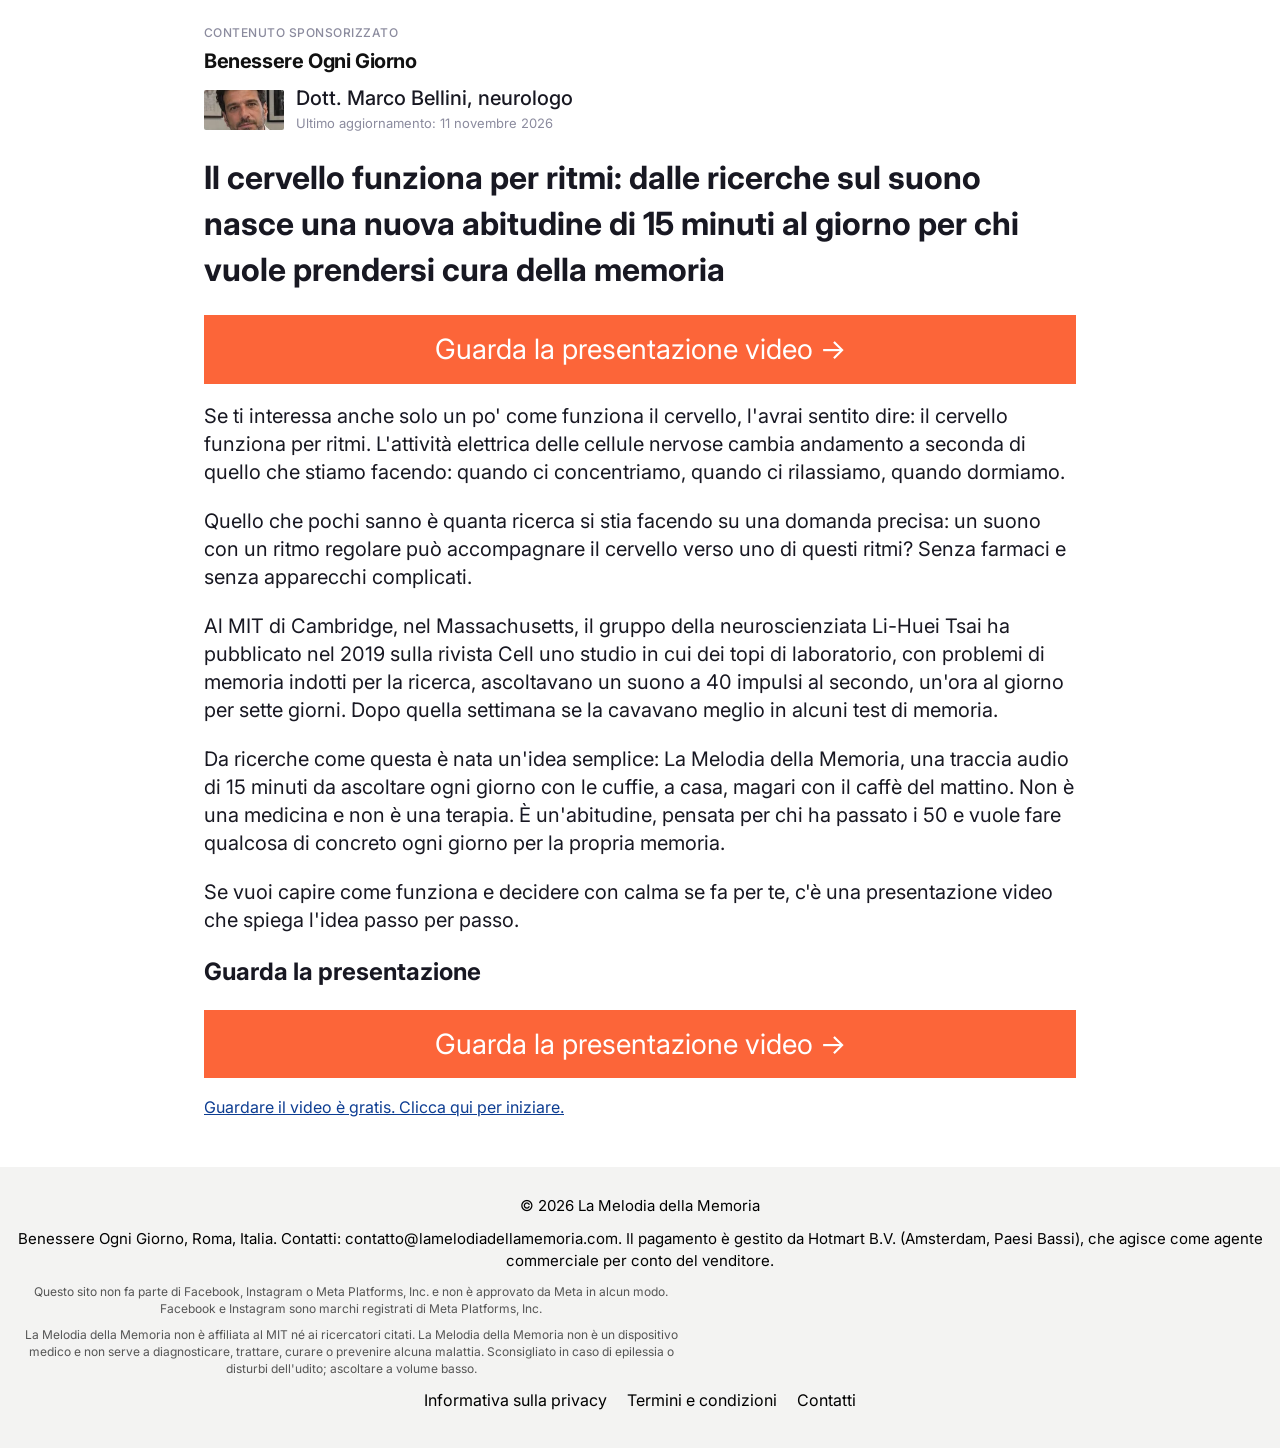
<file: index.html>
<!DOCTYPE html>
<html lang="it">
<head>
  <meta charset="utf-8">
  <meta name="viewport" content="width=device-width, initial-scale=1">
  <title>Il cervello funziona per ritmi: dalle ricerche sul suono nasce una nuova abitudine di 15 minuti al giorno per chi vuole prendersi cura della memoria</title>
  <link rel="icon" href="/favicon.ico" sizes="any">
  <link rel="icon" type="image/png" sizes="32x32" href="/favicon-32.png">
  <link rel="apple-touch-icon" href="/apple-touch-icon.png">
  <link rel="preconnect" href="https://fonts.googleapis.com">
  <link rel="preconnect" href="https://fonts.gstatic.com" crossorigin>
  <link href="https://fonts.googleapis.com/css2?family=Inter:wght@400;500;700;800&display=swap" rel="stylesheet">
  <link rel="stylesheet" href="css/ponte.css">
  <script src="js/config.js"></script>
  <script src="js/utm.js"></script>
  <script src="js/pixel.js"></script>
</head>
<body>
  <main class="page">
    <p class="etichetta">Contenuto sponsorizzato</p>
    <p class="testata" data-requires="bridge-masthead" hidden><span data-field="bridge-masthead"></span></p>

    <header class="autore">
      <img
        class="autore-foto"
        data-expert-mode="bellini"
        data-field="expert-photo-small"
        data-requires="expert-photo-small"
        width="128"
        height="128"
        alt=""
        hidden
        decoding="async">
      <div>
        <p class="autore-nome" data-expert-mode="bellini" hidden>Dott. Marco Bellini, neurologo</p>
        <p class="autore-nome" data-expert-mode="marca">Il team della Melodia della Memoria</p>
        <p class="autore-meta" data-requires="update-date">Ultimo aggiornamento: <span data-field="update-date"></span></p>
      </div>
    </header>

    <h1>Il cervello funziona per ritmi: dalle ricerche sul suono nasce una nuova abitudine di 15 minuti al giorno per chi vuole prendersi cura della memoria</h1>

    <a class="hero-visual" href="/video/" data-vsl data-requires="hero-image" hidden>
      <img
        data-field="hero-image"
        width="1200"
        height="675"
        alt=""
        fetchpriority="high"
        hidden>
    </a>

    <p><a class="cta" href="/video/" data-vsl>Guarda la presentazione video →</a></p>

    <div class="corpo">
      <p>Se ti interessa anche solo un po' come funziona il cervello, l'avrai sentito dire: il cervello funziona per ritmi. L'attività elettrica delle cellule nervose cambia andamento a seconda di quello che stiamo facendo: quando ci concentriamo, quando ci rilassiamo, quando dormiamo.</p>
      <p>Quello che pochi sanno è quanta ricerca si stia facendo su una domanda precisa: un suono con un ritmo regolare può accompagnare il cervello verso uno di questi ritmi? Senza farmaci e senza apparecchi complicati.</p>
      <p>Al MIT di Cambridge, nel Massachusetts, il gruppo della neuroscienziata Li-Huei Tsai ha pubblicato nel 2019 sulla rivista Cell uno studio in cui dei topi di laboratorio, con problemi di memoria indotti per la ricerca, ascoltavano un suono a 40 impulsi al secondo, un'ora al giorno per sette giorni. Dopo quella settimana se la cavavano meglio in alcuni test di memoria.</p>
      <p data-expert-mode="bellini" hidden>Da ricerche come questa è nata un'idea semplice: La Melodia della Memoria, una traccia audio di 15 minuti da ascoltare ogni giorno con le cuffie, a casa, magari con il caffè del mattino. Non è una medicina e non è una terapia. È un'abitudine, pensata per chi ha passato i 50 e vuole fare qualcosa di concreto ogni giorno per la propria memoria.</p>
      <p data-expert-mode="marca">Noi siamo partiti da ricerche come questa, con un'idea semplice: La Melodia della Memoria, una traccia audio di 15 minuti da ascoltare ogni giorno con le cuffie, a casa, magari con il caffè del mattino. Non è una medicina e non è una terapia. È un'abitudine, pensata per chi ha passato i 50 e vuole fare qualcosa di concreto ogni giorno per la propria memoria.</p>
      <p>Se vuoi capire come funziona e decidere con calma se fa per te, c'è una presentazione video che spiega l'idea passo per passo.</p>
    </div>

    <h2>Guarda la presentazione</h2>
    <p><a class="cta" href="/video/" data-vsl>Guarda la presentazione video →</a></p>
    <p class="link-testuale"><a href="/video/" data-vsl>Guardare il video è gratis. Clicca qui per iniziare.</a></p>
  </main>

  <footer class="rodape">
    <p class="copy">© 2026<span data-requires="site-name"> <span data-field="site-name"></span></span></p>
    <p class="copy">Benessere Ogni Giorno, Roma, Italia. Contatti: contatto@lamelodiadellamemoria.com. Il pagamento è gestito da Hotmart B.V. (Amsterdam, Paesi Bassi), che agisce come agente commerciale per conto del venditore.</p>
    <p class="avvertenza">Questo sito non fa parte di Facebook, Instagram o Meta Platforms, Inc. e non è approvato da Meta in alcun modo. Facebook e Instagram sono marchi registrati di Meta Platforms, Inc.</p>
    <p class="avvertenza" data-expert-mode="bellini" data-requires="company-name" hidden>Il dott. Marco Bellini collabora con <span data-field="company-name"></span>, che vende La Melodia della Memoria.</p>
    <p class="avvertenza">La Melodia della Memoria non è affiliata al MIT né ai ricercatori citati. La Melodia della Memoria non è un dispositivo medico e non serve a diagnosticare, trattare, curare o prevenire alcuna malattia. Sconsigliato in caso di epilessia o disturbi dell'udito; ascoltare a volume basso.</p>
    <nav class="links-legali">
      <a href="/privacy/">Informativa sulla privacy</a>
      <a href="/termini/">Termini e condizioni</a>
      <a href="/contatti/">Contatti</a>
    </nav>
  </footer>
  <script>bsitAplicarLinks();</script>
</body>
</html>
</file>
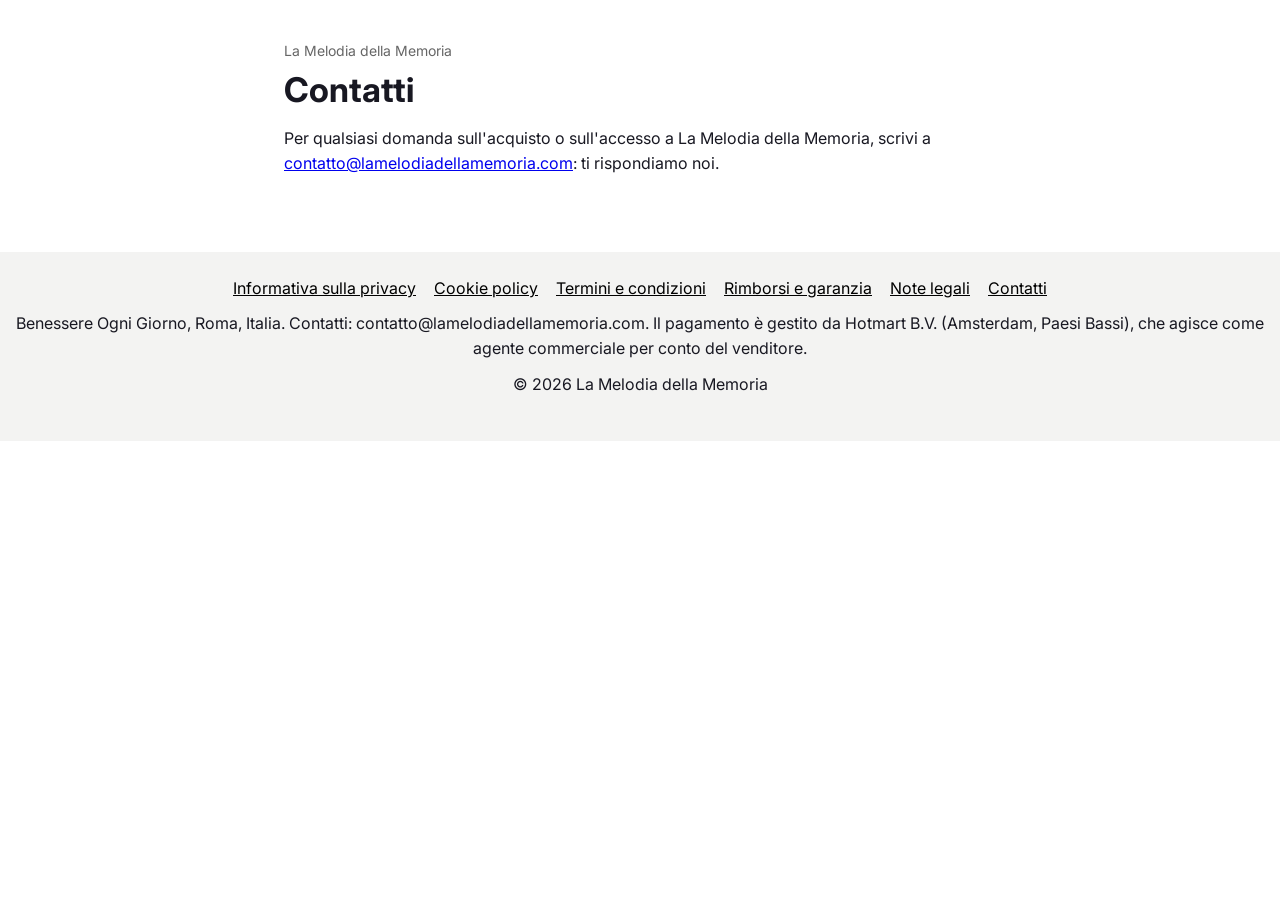
<file: contatti/index.html>
<!DOCTYPE html>
<html lang="it">
<head>
  <meta charset="utf-8">
  <meta name="viewport" content="width=device-width, initial-scale=1">
  <title>Contatti · La Melodia della Memoria</title>
  <link rel="icon" href="/favicon.ico" sizes="any">
  <link rel="icon" type="image/png" sizes="32x32" href="/favicon-32.png">
  <link rel="apple-touch-icon" href="/apple-touch-icon.png">
  <link rel="stylesheet" href="../css/legale.css">
  <link rel="preconnect" href="https://fonts.googleapis.com">
  <link rel="preconnect" href="https://fonts.gstatic.com" crossorigin>
  <link href="https://fonts.googleapis.com/css2?family=Inter:wght@400;500;700&display=swap" rel="stylesheet">
  <script src="../js/config.js"></script>
  <script src="../js/utm.js"></script>
  <script src="../js/pixel.js"></script>
</head>
<body>
  <main class="page">
    <p class="sito">La Melodia della Memoria</p>
    <h1>Contatti</h1>

    <p>Per qualsiasi domanda sull'acquisto o sull'accesso a <span data-product-name>La Melodia della Memoria</span><span data-requires="support-email" hidden>, scrivi a <a data-support-email-href href=""><span data-support-email></span></a>: ti rispondiamo noi</span>.</p>
    <p data-requires-any="company-name company-address" hidden>Titolare: <span data-field="company-name"></span><span data-requires="company-address">, <span data-field="company-address"></span></span>.</p>
  </main>
  <footer class="rodape">
    <ul class="links-legali">
      <li><a href="/privacy/">Informativa sulla privacy</a></li>
      <li><a href="/cookie/">Cookie policy</a></li>
      <li><a href="/termini/">Termini e condizioni</a></li>
      <li><a href="/rimborsi/">Rimborsi e garanzia</a></li>
      <li><a href="/note-legali/">Note legali</a></li>
      <li><a href="/contatti/">Contatti</a></li>
    </ul>
    <p>Benessere Ogni Giorno, Roma, Italia. Contatti: contatto@lamelodiadellamemoria.com. Il pagamento è gestito da Hotmart B.V. (Amsterdam, Paesi Bassi), che agisce come agente commerciale per conto del venditore.</p>
    <p>© 2026 La Melodia della Memoria</p>
  </footer>
</body>
</html>
</file>
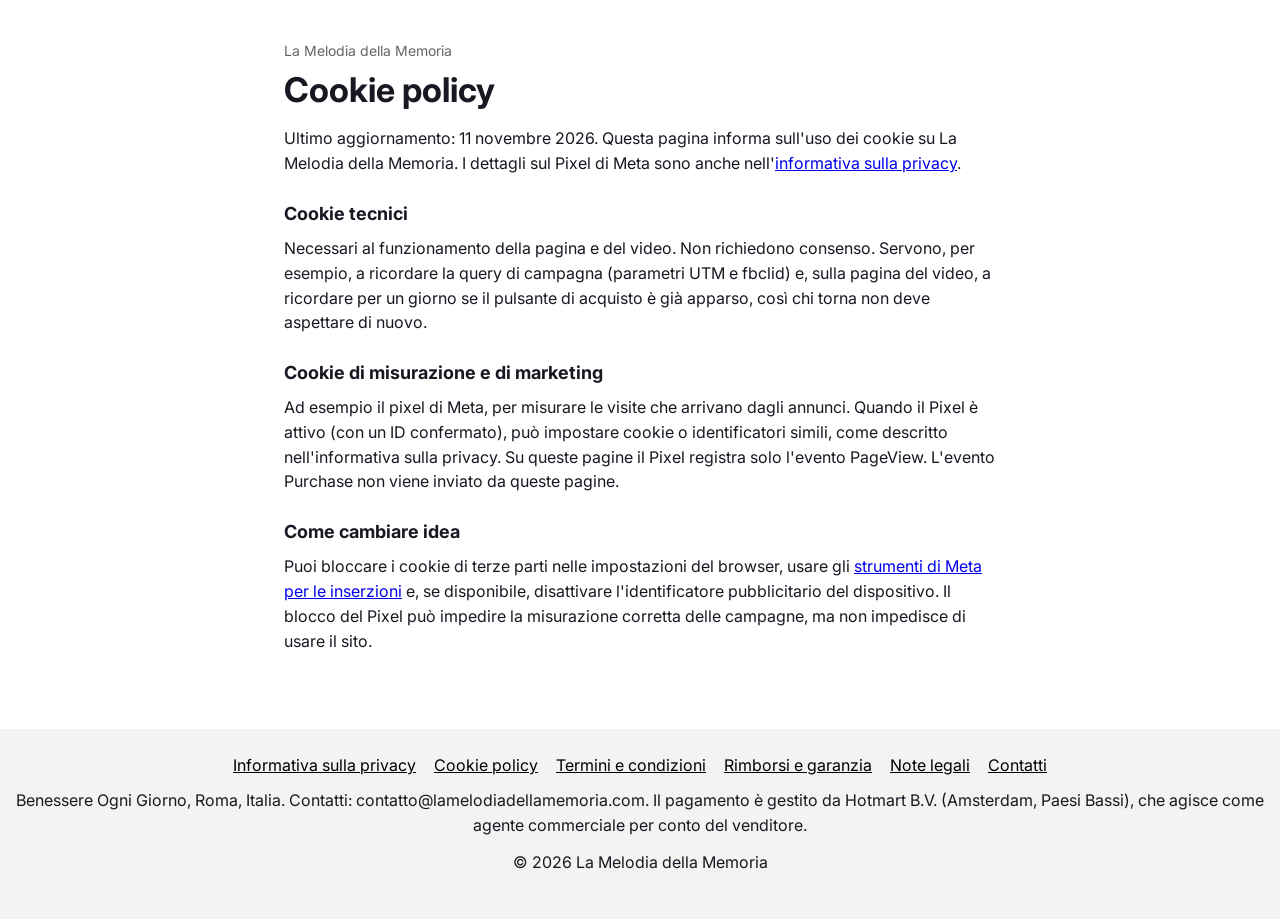
<file: cookie/index.html>
<!DOCTYPE html>
<html lang="it">
<head>
  <meta charset="utf-8">
  <meta name="viewport" content="width=device-width, initial-scale=1">
  <title>Cookie policy · La Melodia della Memoria</title>
  <link rel="icon" href="/favicon.ico" sizes="any">
  <link rel="icon" type="image/png" sizes="32x32" href="/favicon-32.png">
  <link rel="apple-touch-icon" href="/apple-touch-icon.png">
  <link rel="stylesheet" href="../css/legale.css">
  <link rel="preconnect" href="https://fonts.googleapis.com">
  <link rel="preconnect" href="https://fonts.gstatic.com" crossorigin>
  <link href="https://fonts.googleapis.com/css2?family=Inter:wght@400;500;700&display=swap" rel="stylesheet">
  <script src="../js/config.js"></script>
  <script src="../js/utm.js"></script>
  <script src="../js/pixel.js"></script>
</head>
<body>
  <main class="page">
    <p class="sito">La Melodia della Memoria</p>
    <h1>Cookie policy</h1>

    <p>Ultimo aggiornamento: 11 novembre 2026. Questa pagina informa sull'uso dei cookie su <span data-product-name>La Melodia della Memoria</span>. I dettagli sul Pixel di Meta sono anche nell'<a href="/privacy/">informativa sulla privacy</a>.</p>

    <h2>Cookie tecnici</h2>
    <p>Necessari al funzionamento della pagina e del video. Non richiedono consenso. Servono, per esempio, a ricordare la query di campagna (parametri UTM e fbclid) e, sulla pagina del video, a ricordare per un giorno se il pulsante di acquisto è già apparso, così chi torna non deve aspettare di nuovo.</p>

    <h2>Cookie di misurazione e di marketing</h2>
    <p>Ad esempio il pixel di Meta, per misurare le visite che arrivano dagli annunci. Quando il Pixel è attivo (con un ID confermato), può impostare cookie o identificatori simili, come descritto nell'informativa sulla privacy. Su queste pagine il Pixel registra solo l'evento PageView. L'evento Purchase non viene inviato da queste pagine.</p>

    <h2>Come cambiare idea</h2>
    <p>Puoi bloccare i cookie di terze parti nelle impostazioni del browser, usare gli <a href="https://www.facebook.com/settings?tab=ads" rel="noopener noreferrer">strumenti di Meta per le inserzioni</a> e, se disponibile, disattivare l'identificatore pubblicitario del dispositivo. Il blocco del Pixel può impedire la misurazione corretta delle campagne, ma non impedisce di usare il sito.</p>
  </main>
  <footer class="rodape">
    <ul class="links-legali">
      <li><a href="/privacy/">Informativa sulla privacy</a></li>
      <li><a href="/cookie/">Cookie policy</a></li>
      <li><a href="/termini/">Termini e condizioni</a></li>
      <li><a href="/rimborsi/">Rimborsi e garanzia</a></li>
      <li><a href="/note-legali/">Note legali</a></li>
      <li><a href="/contatti/">Contatti</a></li>
    </ul>
    <p>Benessere Ogni Giorno, Roma, Italia. Contatti: contatto@lamelodiadellamemoria.com. Il pagamento è gestito da Hotmart B.V. (Amsterdam, Paesi Bassi), che agisce come agente commerciale per conto del venditore.</p>
    <p>© 2026 La Melodia della Memoria</p>
  </footer>
</body>
</html>
</file>
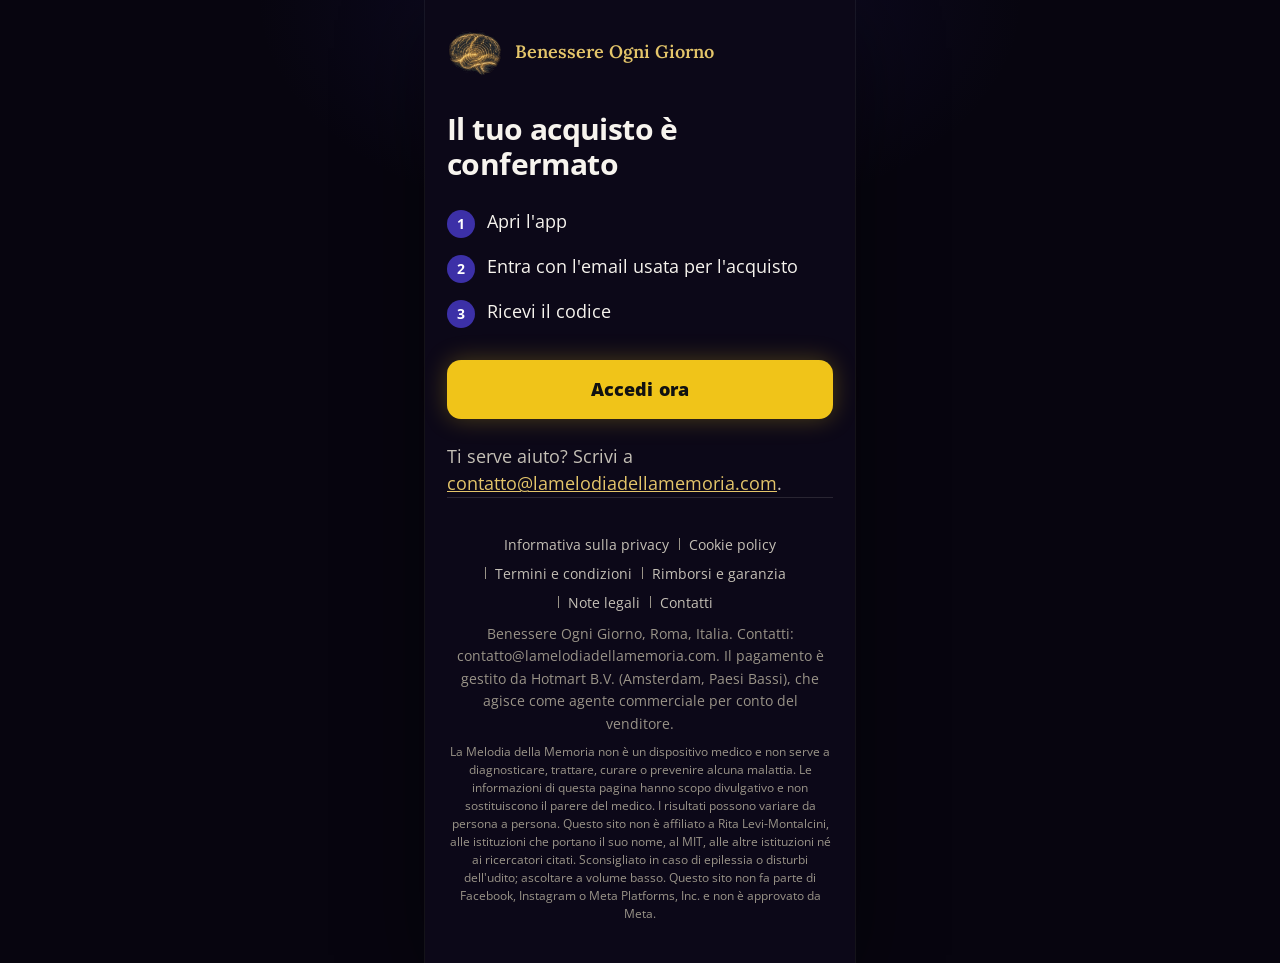
<file: grazie/index.html>
<!DOCTYPE html>
<html lang="it">
<head>
  <meta charset="utf-8">
  <meta name="viewport" content="width=device-width, initial-scale=1">
  <meta name="robots" content="noindex, nofollow">
  <meta name="theme-color" content="#0c0818">
  <title>Acquisto confermato — La Melodia della Memoria</title>
  <link rel="icon" href="/favicon.ico" sizes="any">
  <link rel="icon" type="image/png" sizes="32x32" href="/favicon-32.png">
  <link rel="apple-touch-icon" href="/apple-touch-icon.png">
  <link rel="preconnect" href="https://fonts.googleapis.com">
  <link rel="preconnect" href="https://fonts.gstatic.com" crossorigin>
  <link href="https://fonts.googleapis.com/css2?family=Lora:wght@400;600;700&family=Open+Sans:wght@400;600;700;800&display=swap" rel="stylesheet">
  <link rel="stylesheet" href="../css/grazie.css">
  <script src="../js/config.js"></script>
  <script src="../js/utm.js"></script>
  <script src="../js/pixel.js"></script>
</head>
<body>
  <main class="page">
    <header class="marca">
      <img
        src="../img/logo-disco.webp"
        width="56"
        height="56"
        alt=""
        fetchpriority="high"
        decoding="async">
      <p class="marca-nome">Benessere Ogni Giorno</p>
    </header>

    <!-- Copywriter: rivedere i testi di questa pagina (titolo, passi, supporto). -->
    <h1 class="titolo">Il tuo acquisto è confermato</h1>

    <ol class="passi">
      <li><span class="passo-n">1</span><span>Apri l'app</span></li>
      <li><span class="passo-n">2</span><span>Entra con l'email usata per l'acquisto</span></li>
      <li><span class="passo-n">3</span><span>Ricevi il codice</span></li>
    </ol>

    <a class="btn-accedi" id="btn-accedi" data-app href="https://app.lamelodiadellamemoria.com/">Accedi ora</a>

    <p class="supporto">Ti serve aiuto? Scrivi a <a data-support-email-href href="mailto:contatto@lamelodiadellamemoria.com"><span data-support-email>contatto@lamelodiadellamemoria.com</span></a>.</p>

    <footer class="rodape">
      <ul class="links-legali">
        <li><a href="/privacy/">Informativa sulla privacy</a></li>
        <li><a href="/cookie/">Cookie policy</a></li>
        <li><a href="/termini/">Termini e condizioni</a></li>
        <li><a href="/rimborsi/">Rimborsi e garanzia</a></li>
        <li><a href="/note-legali/">Note legali</a></li>
        <li><a href="/contatti/">Contatti</a></li>
      </ul>
      <p class="rodape-txt">Benessere Ogni Giorno, Roma, Italia. Contatti: contatto@lamelodiadellamemoria.com. Il pagamento è gestito da Hotmart B.V. (Amsterdam, Paesi Bassi), che agisce come agente commerciale per conto del venditore.</p>
      <p class="rodape-txt rodape-avvertenza"><span data-product-name>La Melodia della Memoria</span> non è un dispositivo medico e non serve a diagnosticare, trattare, curare o prevenire alcuna malattia. Le informazioni di questa pagina hanno scopo divulgativo e non sostituiscono il parere del medico. I risultati possono variare da persona a persona. Questo sito non è affiliato a Rita Levi-Montalcini, alle istituzioni che portano il suo nome, al MIT, alle altre istituzioni né ai ricercatori citati. Sconsigliato in caso di epilessia o disturbi dell'udito; ascoltare a volume basso. Questo sito non fa parte di Facebook, Instagram o Meta Platforms, Inc. e non è approvato da Meta.</p>
    </footer>
  </main>
  <script>
    (function () {
      var url = (typeof bsitAppUrl === 'function')
        ? bsitAppUrl()
        : (typeof APP_URL === 'string' ? APP_URL : 'https://app.lamelodiadellamemoria.com/');
      if (typeof bsitMontarUrl === 'function') url = bsitMontarUrl(url);
      var a = document.getElementById('btn-accedi');
      if (a) a.href = url;
      if (typeof bsitApplicareCampi === 'function') bsitApplicareCampi();
    })();
  </script>
</body>
</html>
</file>
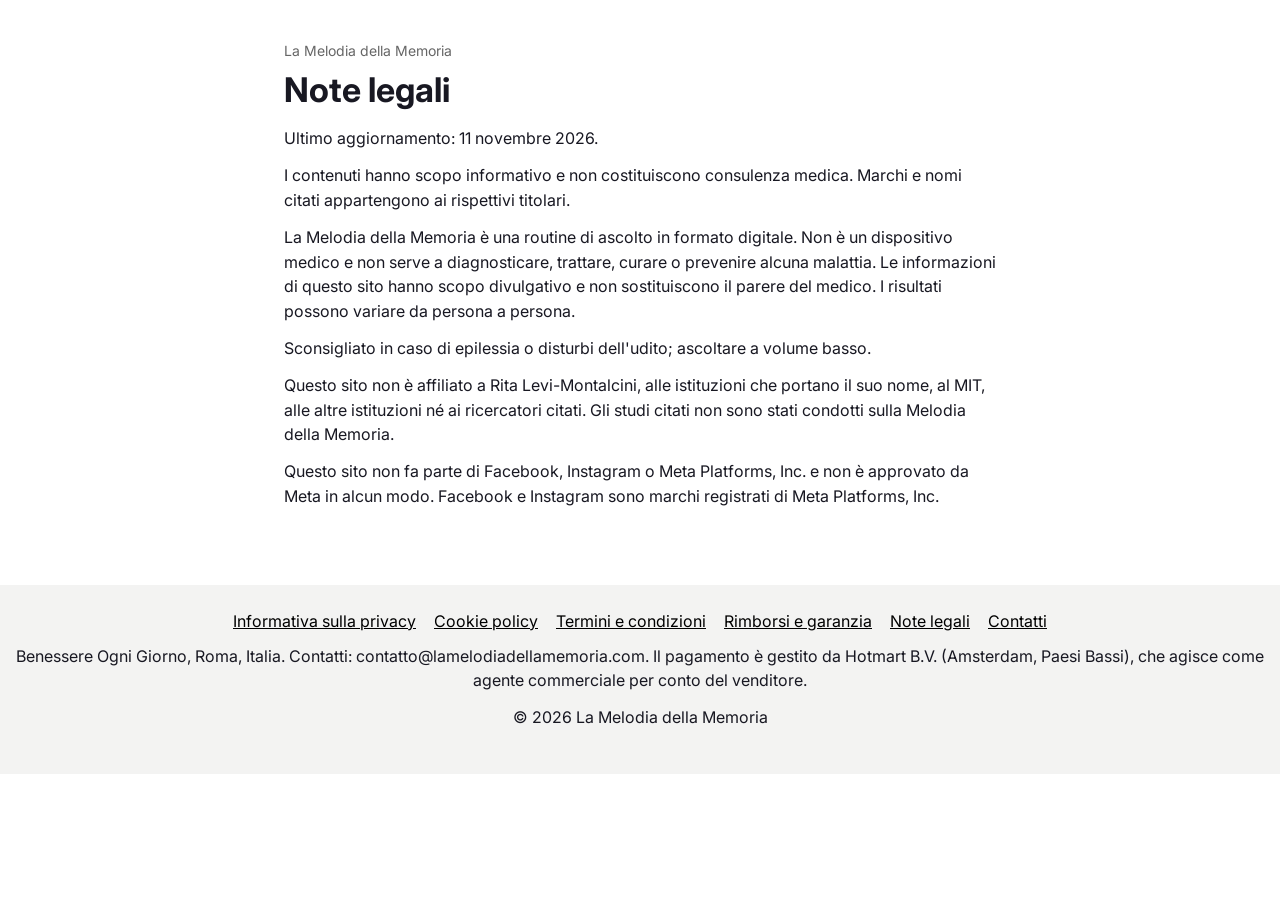
<file: note-legali/index.html>
<!DOCTYPE html>
<html lang="it">
<head>
  <meta charset="utf-8">
  <meta name="viewport" content="width=device-width, initial-scale=1">
  <title>Note legali · La Melodia della Memoria</title>
  <link rel="icon" href="/favicon.ico" sizes="any">
  <link rel="icon" type="image/png" sizes="32x32" href="/favicon-32.png">
  <link rel="apple-touch-icon" href="/apple-touch-icon.png">
  <link rel="stylesheet" href="../css/legale.css">
  <link rel="preconnect" href="https://fonts.googleapis.com">
  <link rel="preconnect" href="https://fonts.gstatic.com" crossorigin>
  <link href="https://fonts.googleapis.com/css2?family=Inter:wght@400;500;700&display=swap" rel="stylesheet">
  <script src="../js/config.js"></script>
  <script src="../js/utm.js"></script>
  <script src="../js/pixel.js"></script>
</head>
<body>
  <main class="page">
    <p class="sito">La Melodia della Memoria</p>
    <h1>Note legali</h1>

    <p>Ultimo aggiornamento: 11 novembre 2026.</p>
    <p><span data-requires-any="company-name vat-number company-address" hidden>Sito gestito da <span data-field="company-name"></span><span data-requires="vat-number">, P. IVA <span data-field="vat-number"></span></span><span data-requires="company-address">, <span data-field="company-address"></span></span>. </span>I contenuti hanno scopo informativo e non costituiscono consulenza medica. Marchi e nomi citati appartengono ai rispettivi titolari.</p>
    <p><span data-product-name>La Melodia della Memoria</span> è una routine di ascolto in formato digitale. Non è un dispositivo medico e non serve a diagnosticare, trattare, curare o prevenire alcuna malattia. Le informazioni di questo sito hanno scopo divulgativo e non sostituiscono il parere del medico. I risultati possono variare da persona a persona.</p>
    <p>Sconsigliato in caso di epilessia o disturbi dell'udito; ascoltare a volume basso.</p>
    <p>Questo sito non è affiliato a Rita Levi-Montalcini, alle istituzioni che portano il suo nome, al MIT, alle altre istituzioni né ai ricercatori citati. Gli studi citati non sono stati condotti sulla Melodia della Memoria.</p>
    <p>Questo sito non fa parte di Facebook, Instagram o Meta Platforms, Inc. e non è approvato da Meta in alcun modo. Facebook e Instagram sono marchi registrati di Meta Platforms, Inc.</p>
  </main>
  <footer class="rodape">
    <ul class="links-legali">
      <li><a href="/privacy/">Informativa sulla privacy</a></li>
      <li><a href="/cookie/">Cookie policy</a></li>
      <li><a href="/termini/">Termini e condizioni</a></li>
      <li><a href="/rimborsi/">Rimborsi e garanzia</a></li>
      <li><a href="/note-legali/">Note legali</a></li>
      <li><a href="/contatti/">Contatti</a></li>
    </ul>
    <p>Benessere Ogni Giorno, Roma, Italia. Contatti: contatto@lamelodiadellamemoria.com. Il pagamento è gestito da Hotmart B.V. (Amsterdam, Paesi Bassi), che agisce come agente commerciale per conto del venditore.</p>
    <p>© 2026 La Melodia della Memoria</p>
  </footer>
</body>
</html>
</file>
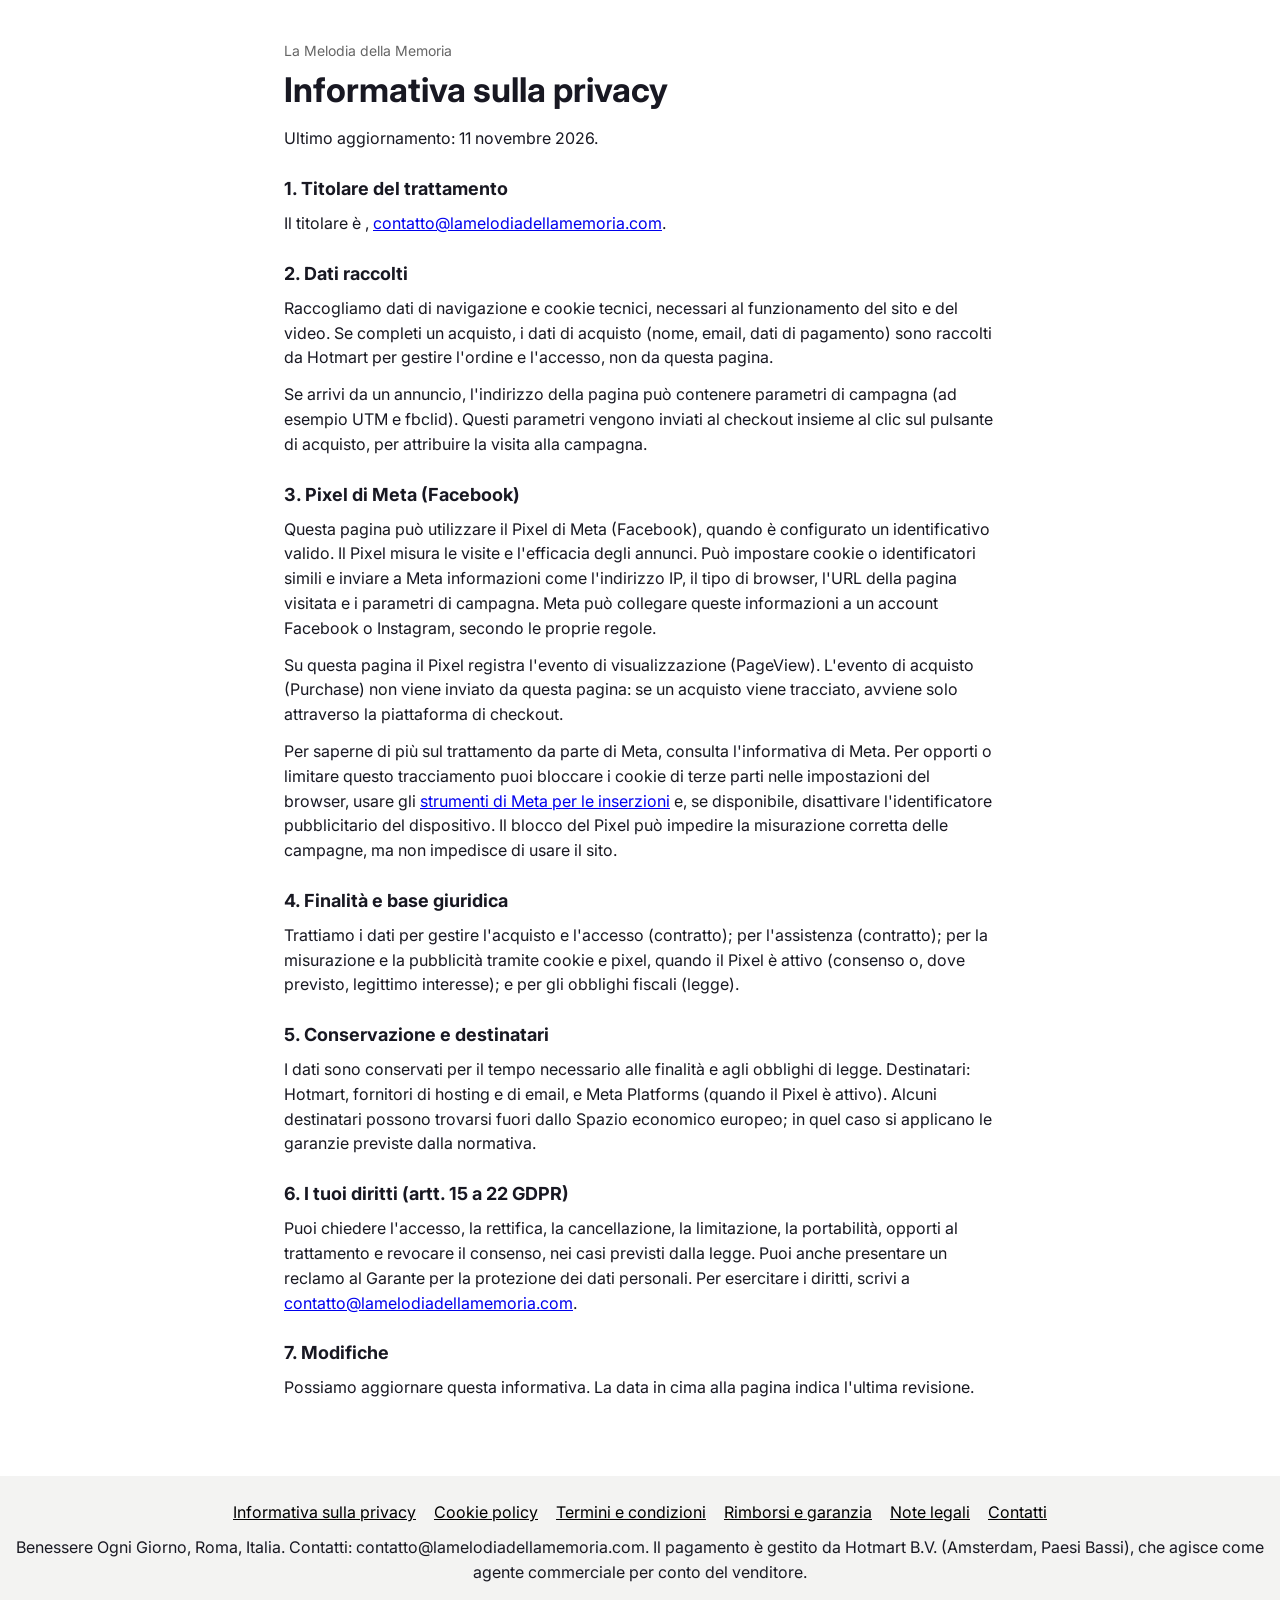
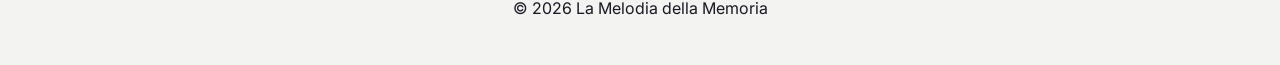
<file: privacy/index.html>
<!DOCTYPE html>
<html lang="it">
<head>
  <meta charset="utf-8">
  <meta name="viewport" content="width=device-width, initial-scale=1">
  <title>Informativa sulla privacy · La Melodia della Memoria</title>
  <link rel="icon" href="/favicon.ico" sizes="any">
  <link rel="icon" type="image/png" sizes="32x32" href="/favicon-32.png">
  <link rel="apple-touch-icon" href="/apple-touch-icon.png">
  <link rel="stylesheet" href="../css/legale.css">
  <link rel="preconnect" href="https://fonts.googleapis.com">
  <link rel="preconnect" href="https://fonts.gstatic.com" crossorigin>
  <link href="https://fonts.googleapis.com/css2?family=Inter:wght@400;500;700&display=swap" rel="stylesheet">
  <script src="../js/config.js"></script>
  <script src="../js/utm.js"></script>
  <script src="../js/pixel.js"></script>
</head>
<body>
  <main class="page">
    <p class="sito">La Melodia della Memoria</p>
    <h1>Informativa sulla privacy</h1>

    <p>Ultimo aggiornamento: 11 novembre 2026.</p>

    <h2>1. Titolare del trattamento</h2>
    <p data-requires-any="company-name company-address support-email" hidden>Il titolare è <span data-field="company-name"></span><span data-requires="company-address">, <span data-field="company-address"></span></span><span data-requires="support-email">, <a data-support-email-href href=""><span data-support-email></span></a></span>.</p>

    <h2>2. Dati raccolti</h2>
    <p>Raccogliamo dati di navigazione e cookie tecnici, necessari al funzionamento del sito e del video. Se completi un acquisto, i dati di acquisto (nome, email, dati di pagamento) sono raccolti da <span data-platform>Hotmart</span> per gestire l'ordine e l'accesso, non da questa pagina.</p>
    <p>Se arrivi da un annuncio, l'indirizzo della pagina può contenere parametri di campagna (ad esempio UTM e fbclid). Questi parametri vengono inviati al checkout insieme al clic sul pulsante di acquisto, per attribuire la visita alla campagna.</p>

    <h2>3. Pixel di Meta (Facebook)</h2>
    <p>Questa pagina può utilizzare il Pixel di Meta (Facebook), quando è configurato un identificativo valido. Il Pixel misura le visite e l'efficacia degli annunci. Può impostare cookie o identificatori simili e inviare a Meta informazioni come l'indirizzo IP, il tipo di browser, l'URL della pagina visitata e i parametri di campagna. Meta può collegare queste informazioni a un account Facebook o Instagram, secondo le proprie regole.</p>
    <p>Su questa pagina il Pixel registra l'evento di visualizzazione (PageView). L'evento di acquisto (Purchase) non viene inviato da questa pagina: se un acquisto viene tracciato, avviene solo attraverso la piattaforma di checkout.</p>
    <p>Per saperne di più sul trattamento da parte di Meta, consulta l'informativa di Meta. Per opporti o limitare questo tracciamento puoi bloccare i cookie di terze parti nelle impostazioni del browser, usare gli <a href="https://www.facebook.com/settings?tab=ads" rel="noopener noreferrer">strumenti di Meta per le inserzioni</a> e, se disponibile, disattivare l'identificatore pubblicitario del dispositivo. Il blocco del Pixel può impedire la misurazione corretta delle campagne, ma non impedisce di usare il sito.</p>

    <h2>4. Finalità e base giuridica</h2>
    <p>Trattiamo i dati per gestire l'acquisto e l'accesso (contratto); per l'assistenza (contratto); per la misurazione e la pubblicità tramite cookie e pixel, quando il Pixel è attivo (consenso o, dove previsto, legittimo interesse); e per gli obblighi fiscali (legge).</p>

    <h2>5. Conservazione e destinatari</h2>
    <p>I dati sono conservati per il tempo necessario alle finalità e agli obblighi di legge. Destinatari: <span data-platform>Hotmart</span>, fornitori di hosting e di email, e Meta Platforms (quando il Pixel è attivo). Alcuni destinatari possono trovarsi fuori dallo Spazio economico europeo; in quel caso si applicano le garanzie previste dalla normativa.</p>

    <h2>6. I tuoi diritti (artt. 15 a 22 GDPR)</h2>
    <p>Puoi chiedere l'accesso, la rettifica, la cancellazione, la limitazione, la portabilità, opporti al trattamento e revocare il consenso, nei casi previsti dalla legge. Puoi anche presentare un reclamo al Garante per la protezione dei dati personali. <span data-requires="support-email" hidden>Per esercitare i diritti, scrivi a <a data-support-email-href href=""><span data-support-email></span></a>.</span></p>

    <h2>7. Modifiche</h2>
    <p>Possiamo aggiornare questa informativa. La data in cima alla pagina indica l'ultima revisione.</p>
  </main>
  <footer class="rodape">
    <ul class="links-legali">
      <li><a href="/privacy/">Informativa sulla privacy</a></li>
      <li><a href="/cookie/">Cookie policy</a></li>
      <li><a href="/termini/">Termini e condizioni</a></li>
      <li><a href="/rimborsi/">Rimborsi e garanzia</a></li>
      <li><a href="/note-legali/">Note legali</a></li>
      <li><a href="/contatti/">Contatti</a></li>
    </ul>
    <p>Benessere Ogni Giorno, Roma, Italia. Contatti: contatto@lamelodiadellamemoria.com. Il pagamento è gestito da Hotmart B.V. (Amsterdam, Paesi Bassi), che agisce come agente commerciale per conto del venditore.</p>
    <p>© 2026 La Melodia della Memoria</p>
  </footer>
</body>
</html>
</file>
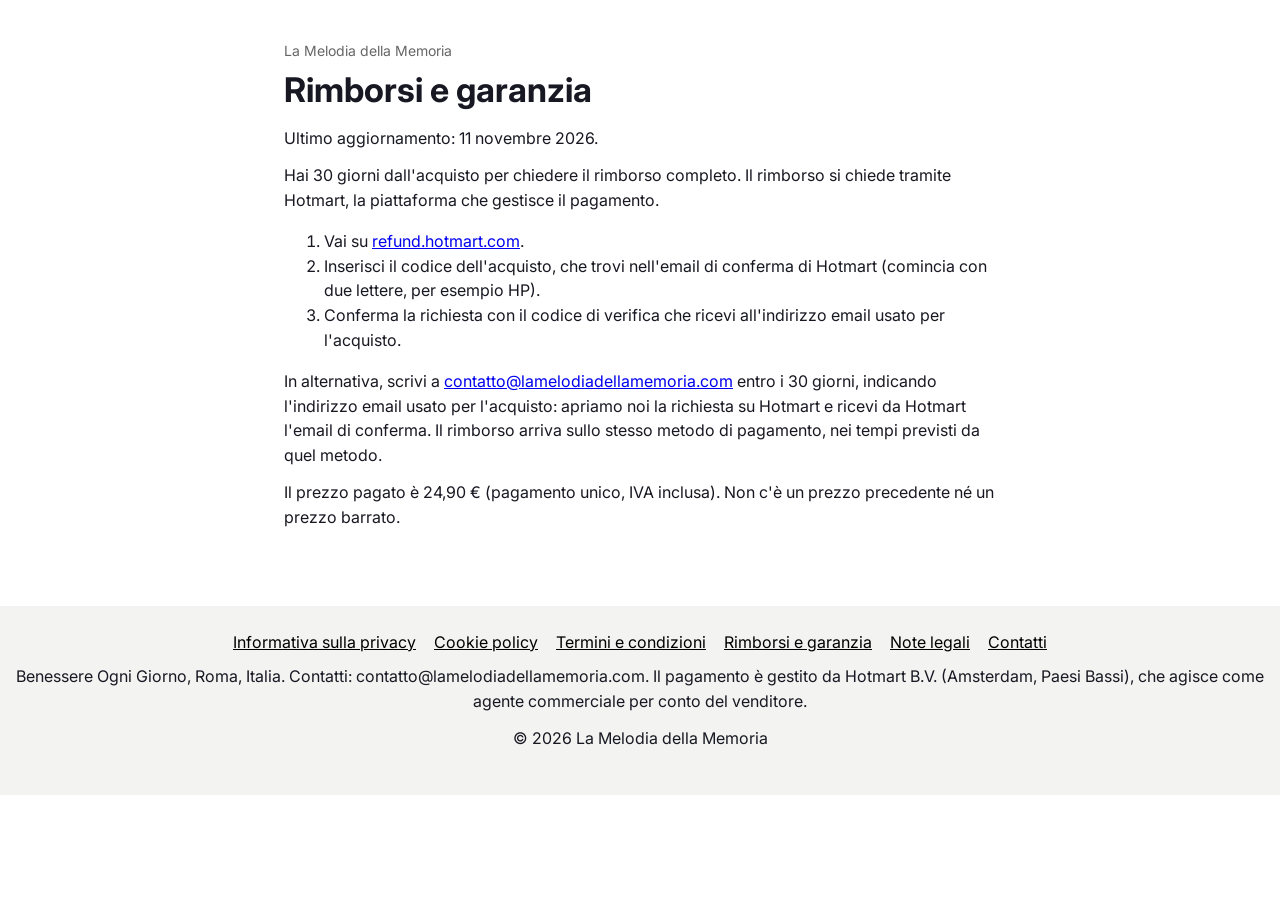
<file: rimborsi/index.html>
<!DOCTYPE html>
<html lang="it">
<head>
  <meta charset="utf-8">
  <meta name="viewport" content="width=device-width, initial-scale=1">
  <title>Rimborsi e garanzia · La Melodia della Memoria</title>
  <link rel="icon" href="/favicon.ico" sizes="any">
  <link rel="icon" type="image/png" sizes="32x32" href="/favicon-32.png">
  <link rel="apple-touch-icon" href="/apple-touch-icon.png">
  <link rel="stylesheet" href="../css/legale.css">
  <link rel="preconnect" href="https://fonts.googleapis.com">
  <link rel="preconnect" href="https://fonts.gstatic.com" crossorigin>
  <link href="https://fonts.googleapis.com/css2?family=Inter:wght@400;500;700&display=swap" rel="stylesheet">
  <script src="../js/config.js"></script>
  <script src="../js/utm.js"></script>
  <script src="../js/pixel.js"></script>
</head>
<body>
  <main class="page">
    <p class="sito">La Melodia della Memoria</p>
    <h1>Rimborsi e garanzia</h1>

    <p>Ultimo aggiornamento: 11 novembre 2026.</p>
    <p>Hai <span data-guarantee-days>30</span> giorni dall'acquisto per chiedere il rimborso completo. Il rimborso si chiede tramite <span data-platform>Hotmart</span>, la piattaforma che gestisce il pagamento.</p>
    <ol>
      <li>Vai su <a href="https://refund.hotmart.com" rel="noopener noreferrer" target="_blank">refund.hotmart.com</a>.</li>
      <li>Inserisci il codice dell'acquisto, che trovi nell'email di conferma di Hotmart (comincia con due lettere, per esempio HP).</li>
      <li>Conferma la richiesta con il codice di verifica che ricevi all'indirizzo email usato per l'acquisto.</li>
    </ol>
    <p><span data-requires="support-email" hidden>In alternativa, scrivi a <a data-support-email-href href=""><span data-support-email></span></a> entro i <span data-guarantee-days>30</span> giorni, indicando l'indirizzo email usato per l'acquisto: apriamo noi la richiesta su Hotmart e ricevi da Hotmart l'email di conferma. </span>Il rimborso arriva sullo stesso metodo di pagamento, nei tempi previsti da quel metodo.</p>
    <p>Il prezzo pagato è <span data-price>24,90 €</span> (pagamento unico, IVA inclusa). Non c'è un prezzo precedente né un prezzo barrato.</p>
  </main>
  <footer class="rodape">
    <ul class="links-legali">
      <li><a href="/privacy/">Informativa sulla privacy</a></li>
      <li><a href="/cookie/">Cookie policy</a></li>
      <li><a href="/termini/">Termini e condizioni</a></li>
      <li><a href="/rimborsi/">Rimborsi e garanzia</a></li>
      <li><a href="/note-legali/">Note legali</a></li>
      <li><a href="/contatti/">Contatti</a></li>
    </ul>
    <p>Benessere Ogni Giorno, Roma, Italia. Contatti: contatto@lamelodiadellamemoria.com. Il pagamento è gestito da Hotmart B.V. (Amsterdam, Paesi Bassi), che agisce come agente commerciale per conto del venditore.</p>
    <p>© 2026 La Melodia della Memoria</p>
  </footer>
</body>
</html>
</file>
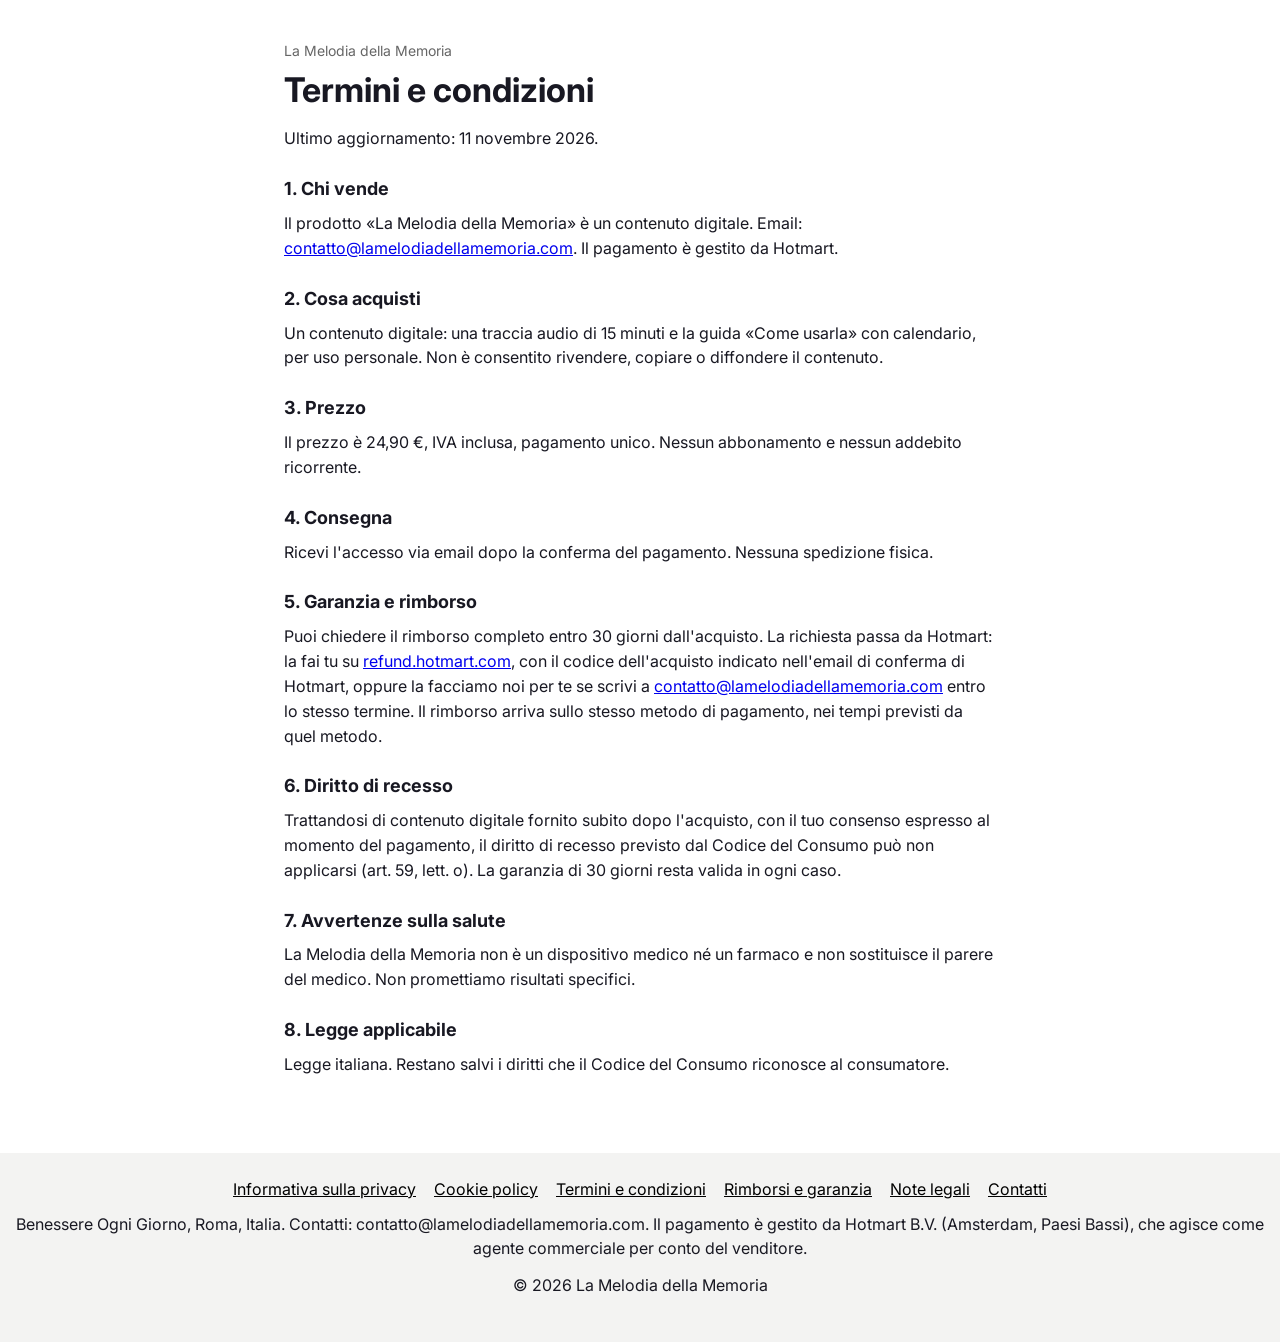
<file: termini/index.html>
<!DOCTYPE html>
<html lang="it">
<head>
  <meta charset="utf-8">
  <meta name="viewport" content="width=device-width, initial-scale=1">
  <title>Termini e condizioni · La Melodia della Memoria</title>
  <link rel="icon" href="/favicon.ico" sizes="any">
  <link rel="icon" type="image/png" sizes="32x32" href="/favicon-32.png">
  <link rel="apple-touch-icon" href="/apple-touch-icon.png">
  <link rel="stylesheet" href="../css/legale.css">
  <link rel="preconnect" href="https://fonts.googleapis.com">
  <link rel="preconnect" href="https://fonts.gstatic.com" crossorigin>
  <link href="https://fonts.googleapis.com/css2?family=Inter:wght@400;500;700&display=swap" rel="stylesheet">
  <script src="../js/config.js"></script>
  <script src="../js/utm.js"></script>
  <script src="../js/pixel.js"></script>
</head>
<body>
  <main class="page">
    <p class="sito">La Melodia della Memoria</p>
    <h1>Termini e condizioni</h1>

    <p>Ultimo aggiornamento: 11 novembre 2026.</p>

    <h2>1. Chi vende</h2>
    <p>Il prodotto «<span data-product-name>La Melodia della Memoria</span>» è un contenuto digitale. <span data-requires-any="company-name vat-number company-address" hidden>È venduto da <span data-field="company-name"></span><span data-requires="vat-number">, P. IVA <span data-field="vat-number"></span></span><span data-requires="company-address">, <span data-field="company-address"></span></span>.</span> <span data-requires="support-email" hidden>Email: <a data-support-email-href href=""><span data-support-email></span></a>.</span> Il pagamento è gestito da <span data-platform>Hotmart</span>.</p>

    <h2>2. Cosa acquisti</h2>
    <p>Un contenuto digitale: una traccia audio di 15 minuti e la guida «Come usarla» con calendario, per uso personale. Non è consentito rivendere, copiare o diffondere il contenuto.</p>

    <h2>3. Prezzo</h2>
    <p>Il prezzo è <span data-price>24,90 €</span>, IVA inclusa, pagamento unico. Nessun abbonamento e nessun addebito ricorrente.</p>

    <h2>4. Consegna</h2>
    <p>Ricevi l'accesso via email dopo la conferma del pagamento. Nessuna spedizione fisica.</p>

    <h2>5. Garanzia e rimborso</h2>
    <p>Puoi chiedere il rimborso completo entro <span data-guarantee-days>30</span> giorni dall'acquisto. La richiesta passa da <span data-platform>Hotmart</span>: la fai tu su <a href="https://refund.hotmart.com" rel="noopener noreferrer" target="_blank">refund.hotmart.com</a>, con il codice dell'acquisto indicato nell'email di conferma di Hotmart<span data-requires="support-email" hidden>, oppure la facciamo noi per te se scrivi a <a data-support-email-href href=""><span data-support-email></span></a> entro lo stesso termine</span>. Il rimborso arriva sullo stesso metodo di pagamento, nei tempi previsti da quel metodo.</p>

    <h2>6. Diritto di recesso</h2>
    <p>Trattandosi di contenuto digitale fornito subito dopo l'acquisto, con il tuo consenso espresso al momento del pagamento, il diritto di recesso previsto dal Codice del Consumo può non applicarsi (art. 59, lett. o). La garanzia di <span data-guarantee-days>30</span> giorni resta valida in ogni caso.</p>

    <h2>7. Avvertenze sulla salute</h2>
    <p><span data-product-name>La Melodia della Memoria</span> non è un dispositivo medico né un farmaco e non sostituisce il parere del medico. Non promettiamo risultati specifici.</p>

    <h2>8. Legge applicabile</h2>
    <p>Legge italiana. Restano salvi i diritti che il Codice del Consumo riconosce al consumatore.</p>
  </main>
  <footer class="rodape">
    <ul class="links-legali">
      <li><a href="/privacy/">Informativa sulla privacy</a></li>
      <li><a href="/cookie/">Cookie policy</a></li>
      <li><a href="/termini/">Termini e condizioni</a></li>
      <li><a href="/rimborsi/">Rimborsi e garanzia</a></li>
      <li><a href="/note-legali/">Note legali</a></li>
      <li><a href="/contatti/">Contatti</a></li>
    </ul>
    <p>Benessere Ogni Giorno, Roma, Italia. Contatti: contatto@lamelodiadellamemoria.com. Il pagamento è gestito da Hotmart B.V. (Amsterdam, Paesi Bassi), che agisce come agente commerciale per conto del venditore.</p>
    <p>© 2026 La Melodia della Memoria</p>
  </footer>
</body>
</html>
</file>
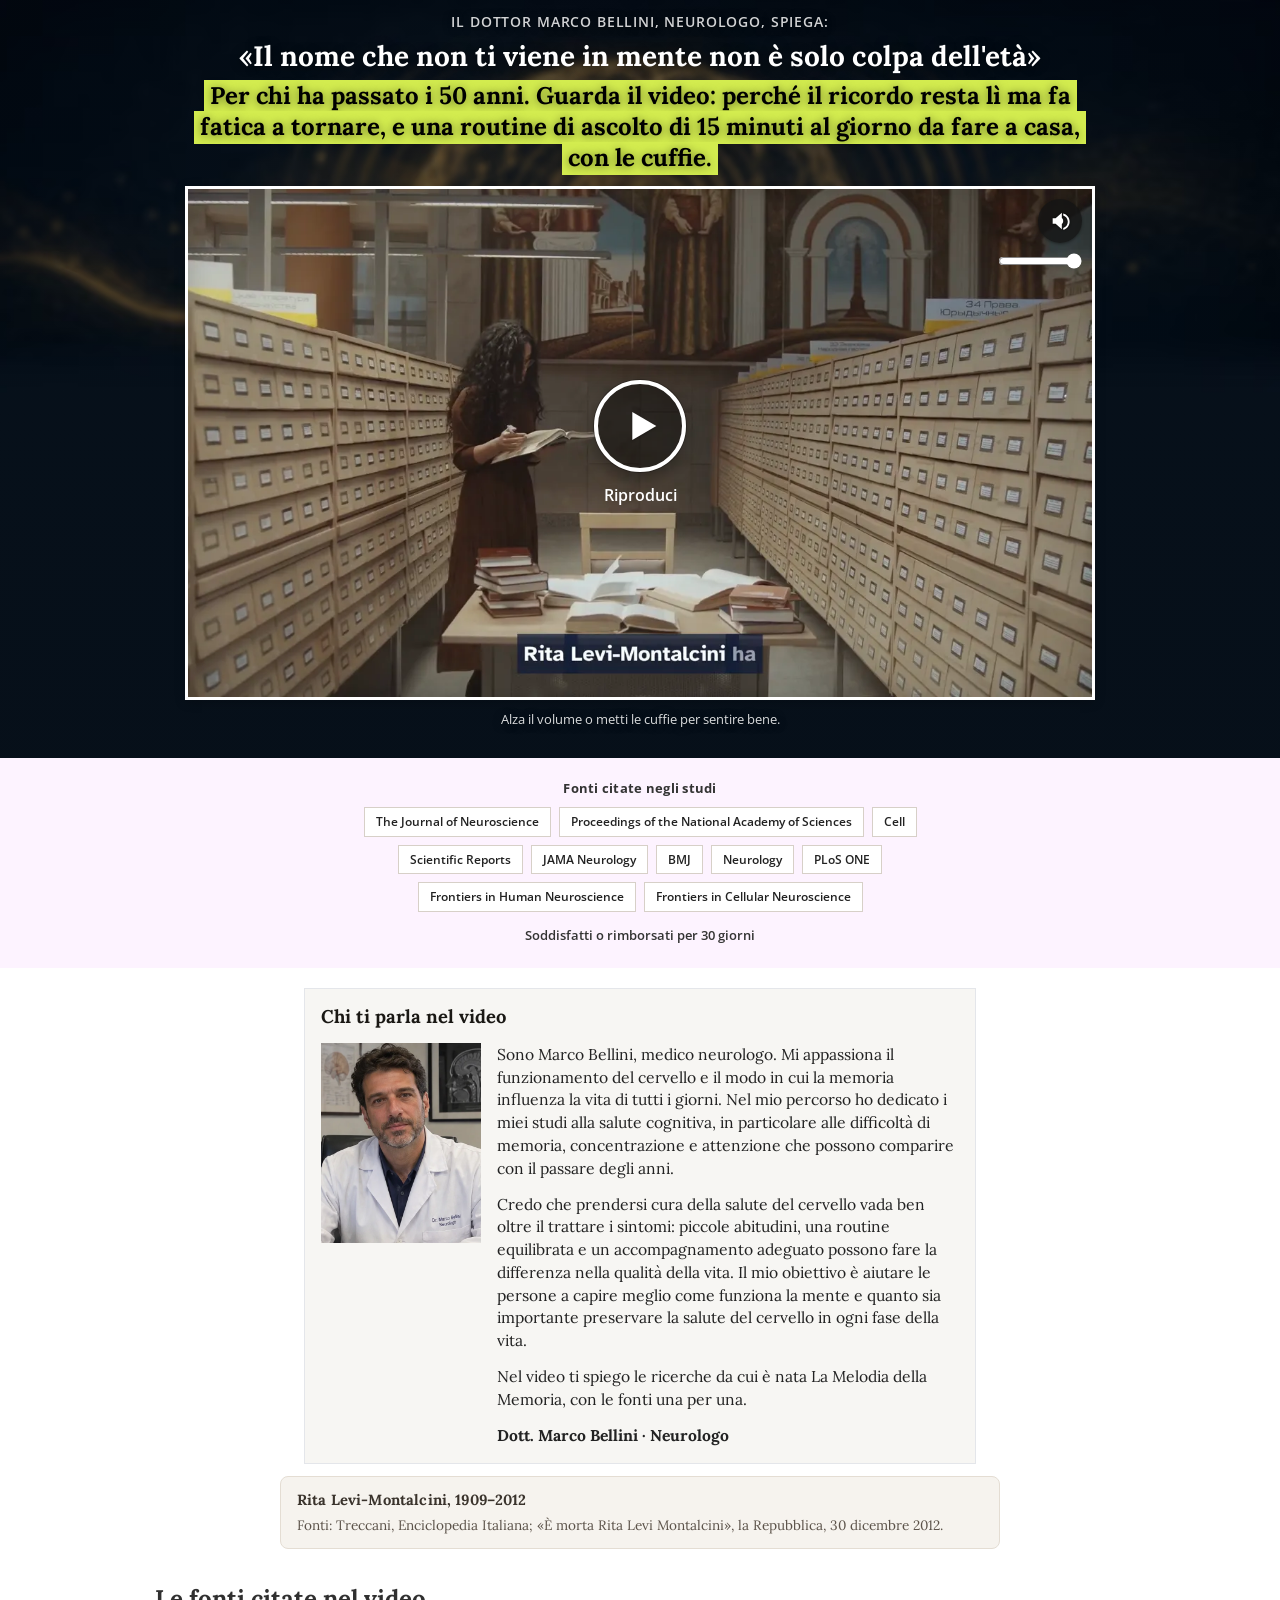
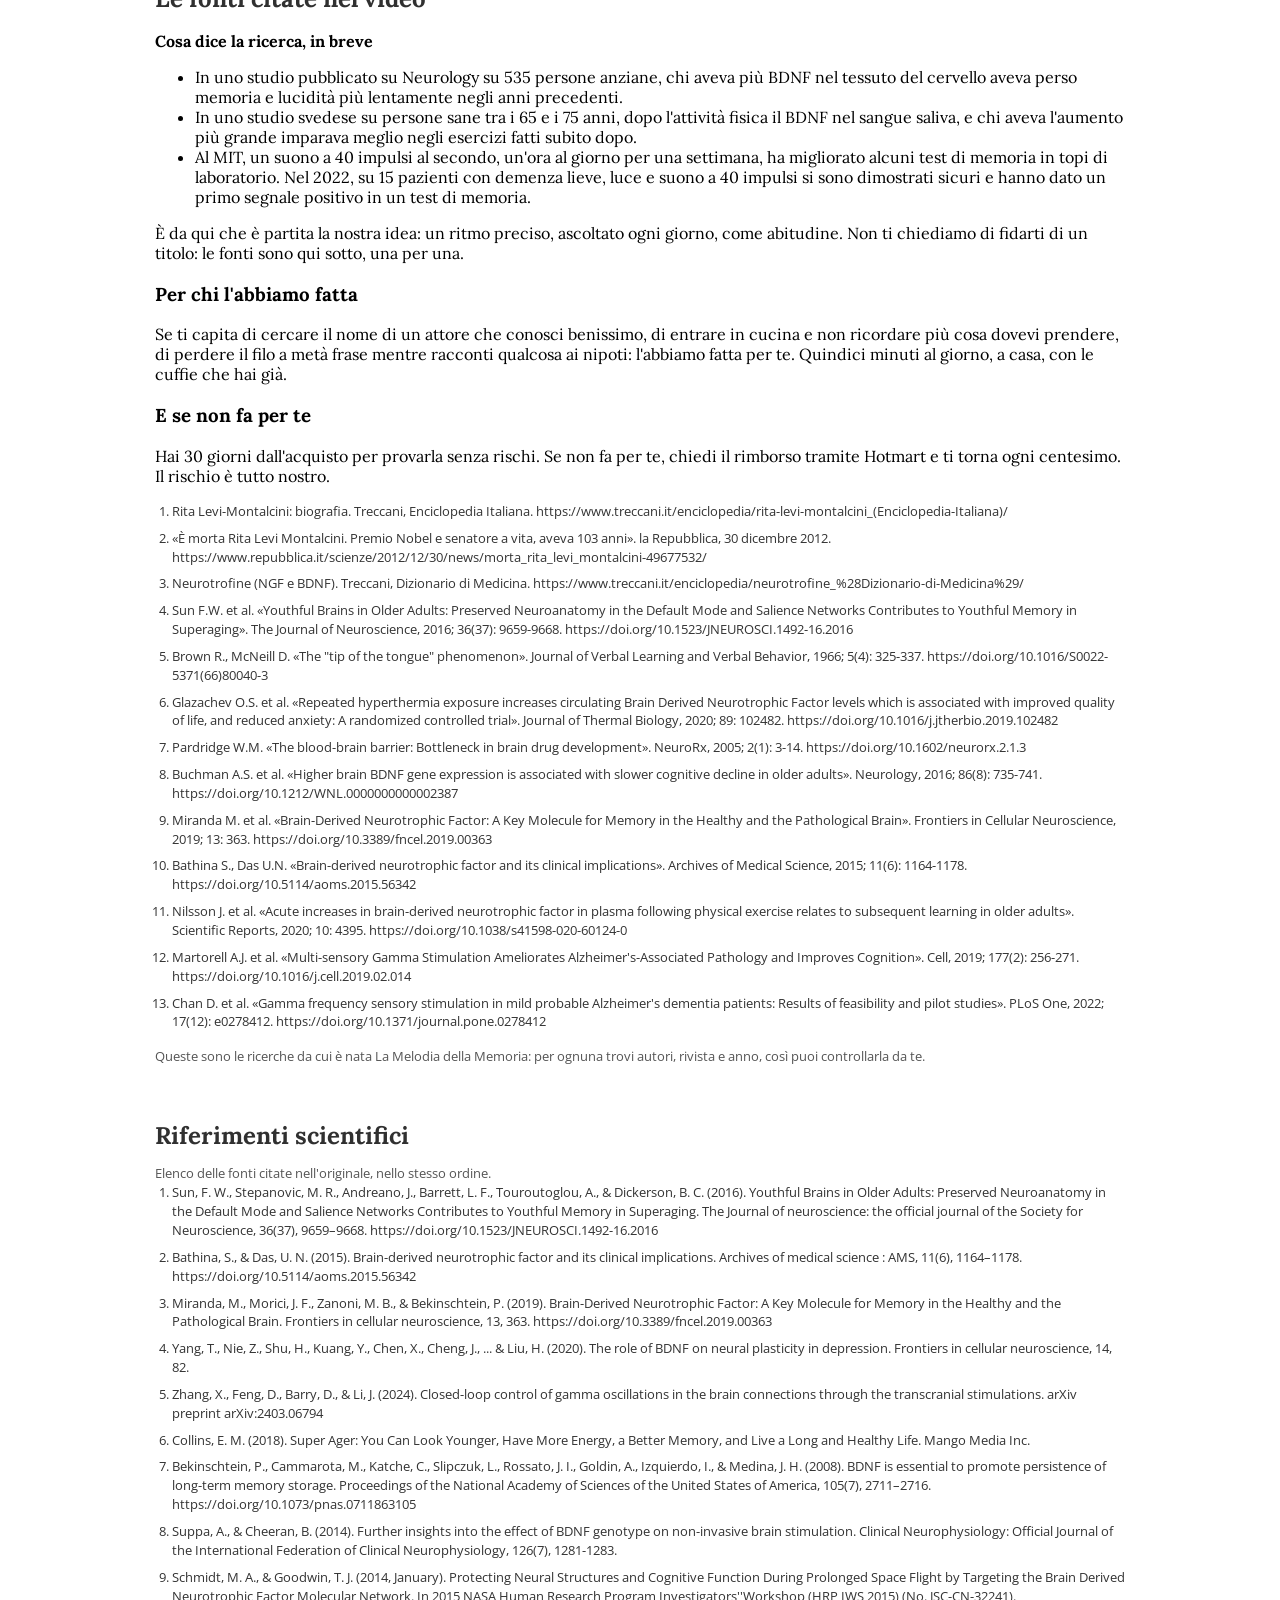
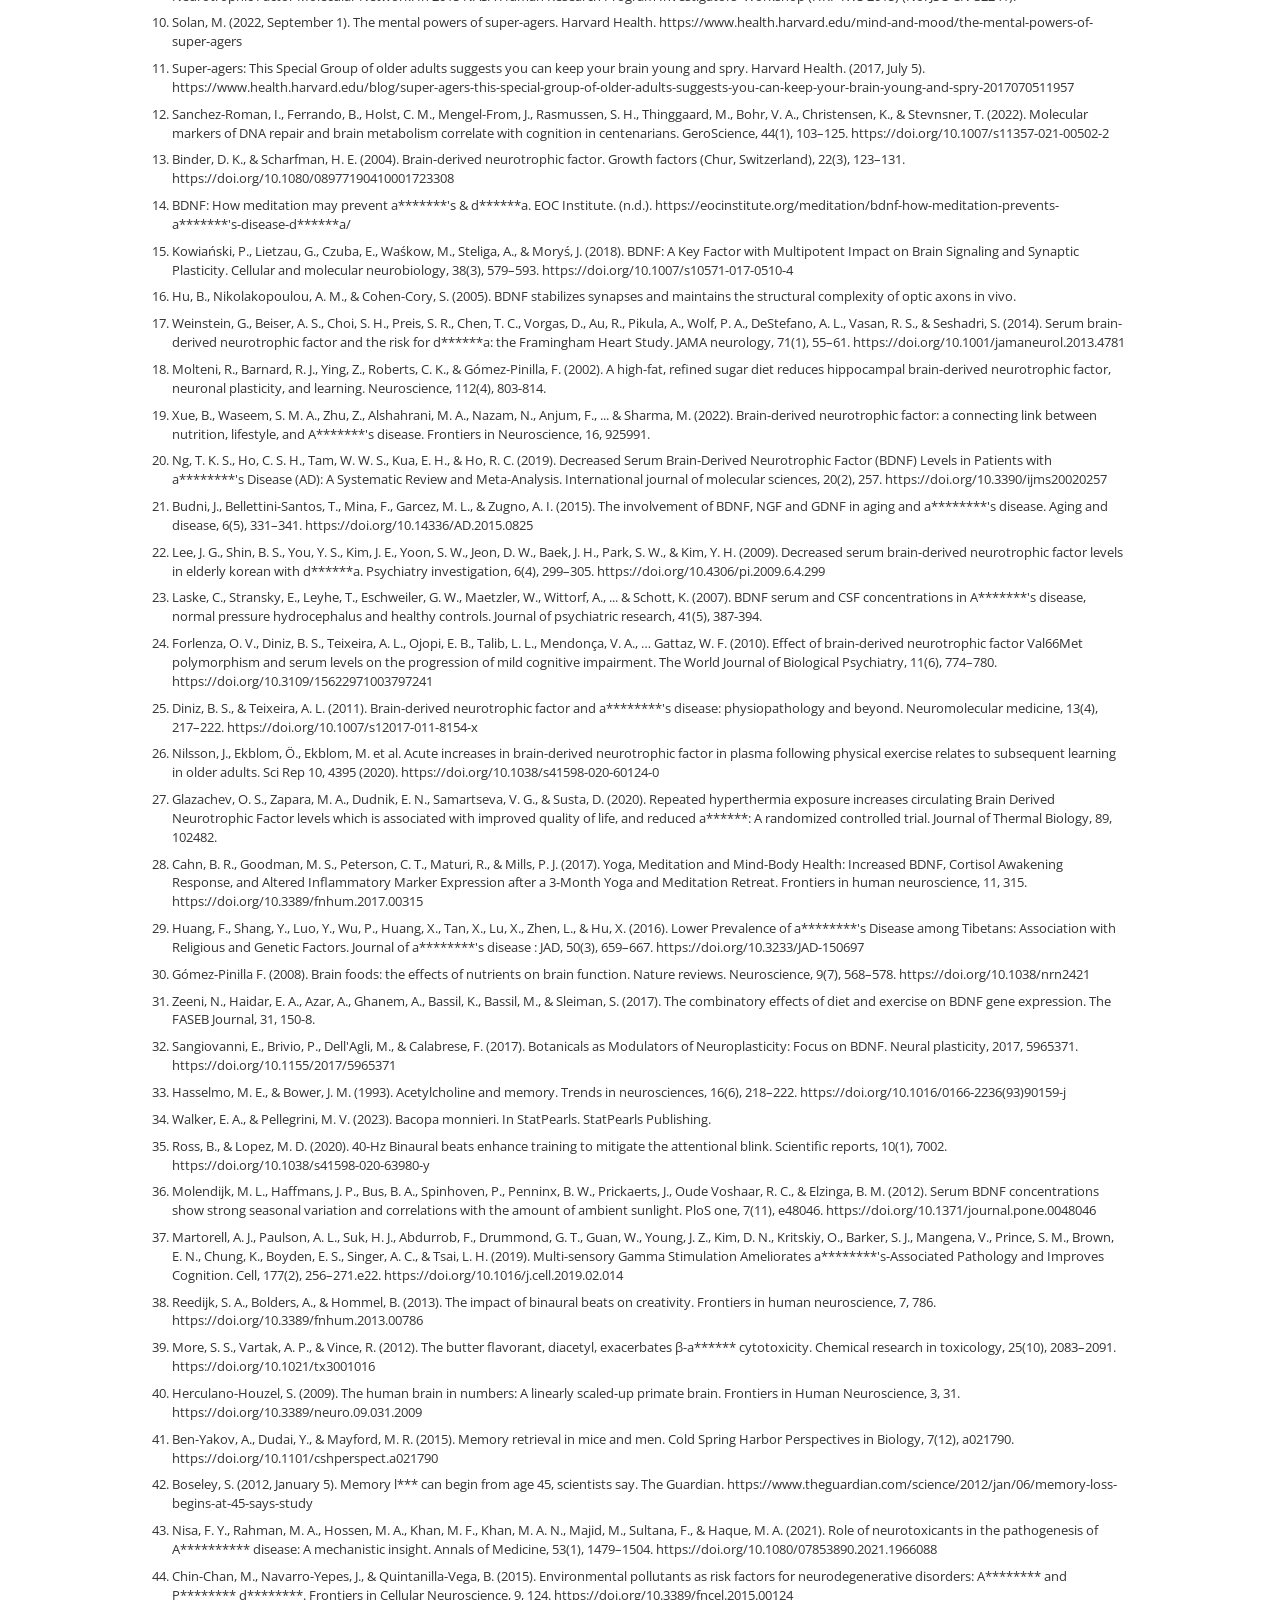
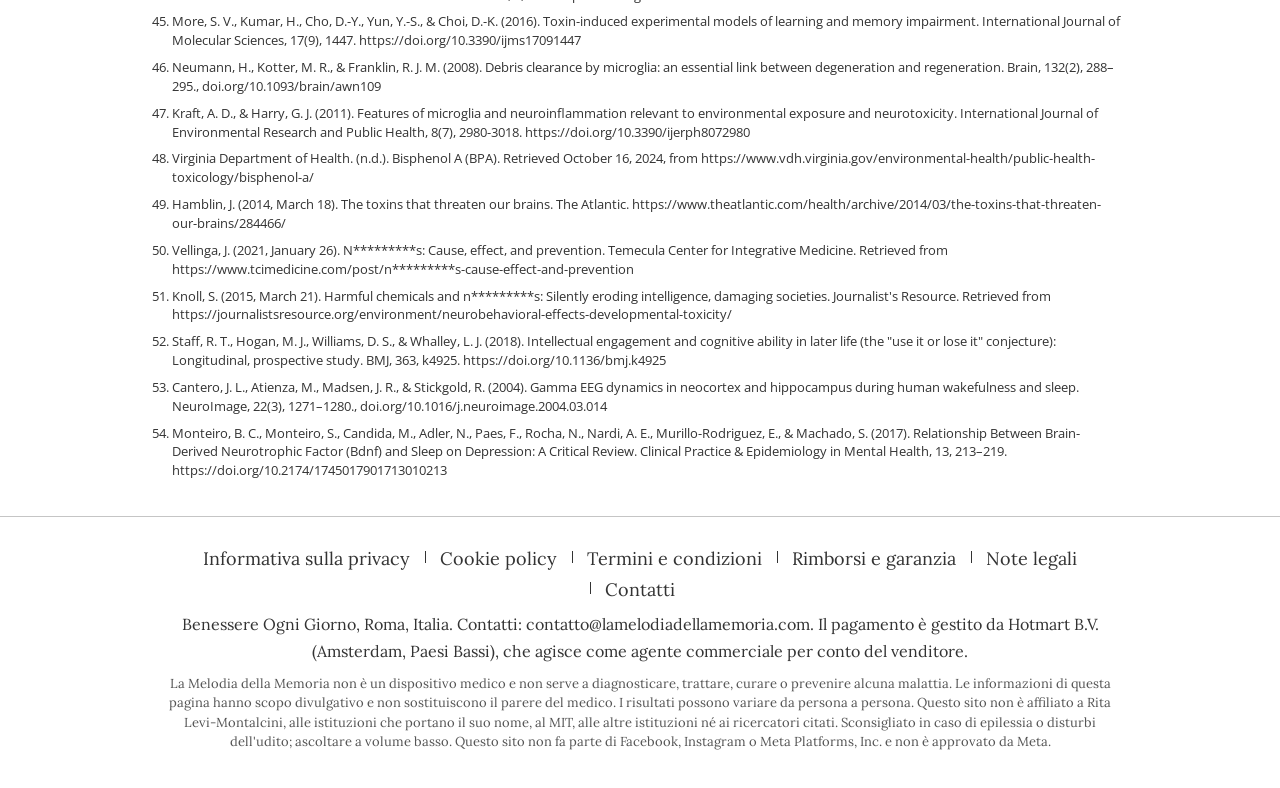
<file: video/index.html>
<!DOCTYPE html>
<html lang="it">
<head>
  <meta charset="utf-8">
  <meta name="viewport" content="width=device-width, initial-scale=1, viewport-fit=cover">
  <title>«Il nome che non ti viene in mente non è solo colpa dell'età» · La Melodia della Memoria</title>
  <meta name="description" content="Guarda il video: perché il ricordo resta lì ma fa fatica a tornare, e una routine di ascolto di 15 minuti al giorno da fare a casa, con le cuffie.">
  <link rel="icon" href="/favicon.ico" sizes="any">
  <link rel="icon" type="image/png" sizes="32x32" href="/favicon-32.png">
  <link rel="apple-touch-icon" href="/apple-touch-icon.png">
  <link rel="preconnect" href="https://fonts.googleapis.com">
  <link rel="preconnect" href="https://fonts.gstatic.com" crossorigin>
  <link href="https://fonts.googleapis.com/css2?family=Lora:wght@400;600;700&family=Open+Sans:wght@400;600;700;800&display=swap" rel="stylesheet">
  <link rel="stylesheet" href="../css/video.css">
  <script src="../js/config.js"></script>
  <script src="../js/utm.js"></script>
  <script src="../js/pixel.js"></script>
</head>
<body>
  <header class="vsl-hero">
    <picture class="vsl-hero-bg" aria-hidden="true">
      <source type="image/avif" srcset="../img/vsl-hero-800.avif 800w, ../img/vsl-hero-1200.avif 1200w" sizes="100vw">
      <source type="image/webp" srcset="../img/vsl-hero-800.webp 800w, ../img/vsl-hero-1200.webp 1200w" sizes="100vw">
      <img src="../img/vsl-hero-1200.webp" alt="" width="1200" height="680" fetchpriority="high" decoding="async">
    </picture>
    <p class="vsl-occhiello" data-expert-mode="bellini" hidden>Il dottor Marco Bellini, neurologo, spiega:</p>
    <p class="vsl-occhiello" data-expert-mode="marca">Per chi ha passato i 50 anni</p>
    <h1 class="vsl-titolo">
      <span class="riga-1">«Il nome che non ti viene in mente non è solo colpa dell'età»</span>
      <span class="riga-2" data-expert-mode="bellini" hidden><span class="evidenza">Per chi ha passato i 50 anni. Guarda il video: perché il ricordo resta lì ma fa fatica a tornare, e una routine di ascolto di 15 minuti al giorno da fare a casa, con le cuffie.</span></span>
      <span class="riga-2" data-expert-mode="marca"><span class="evidenza">Guarda il video: perché il ricordo resta lì ma fa fatica a tornare, e una routine di ascolto di 15 minuti al giorno da fare a casa, con le cuffie.</span></span>
    </h1>

    <div class="vsl-player" data-vsl-player>
      <div class="vsl-frame">
        <video
          data-lab-vsl="vsl-it-v10i"
          playsinline
          webkit-playsinline
          preload="none"
          poster="../img/vsl-poster.webp"
          controlslist="nodownload noplaybackrate noremoteplayback"
          disablepictureinpicture
          disableremoteplayback>
          <source src="https://github.com/lamelodiadellamemoria/site/releases/download/vsl-v10i/vsl_v10i_720p.mp4" type="video/mp4">
        </video>
        <div class="vsl-loading" data-vsl-loading hidden>Caricamento in corso…</div>
        <button type="button" class="vsl-play" data-vsl-play>
          <span class="vsl-play-icon" aria-hidden="true"></span>
          <span class="vsl-play-label">Riproduci</span>
        </button>
        <div class="vsl-volume" data-vsl-volume-dock>
          <button type="button" class="vsl-volume-btn" data-vsl-mute aria-label="Disattiva il suono">
            <svg class="vsl-volume-icon is-on" viewBox="0 0 24 24" aria-hidden="true" focusable="false">
              <path d="M4 9v6h3.2L14 21V3L7.2 9H4zm11.5 3c0-1.8-1-3.3-2.5-4.1v8.2c1.5-.8 2.5-2.3 2.5-4.1z"/>
              <path d="M15.5 3.8v2.1c2.9.9 5 3.6 5 6.8s-2.1 5.9-5 6.8v2.1c4-1 7-4.6 7-8.9s-3-7.9-7-8.9z"/>
            </svg>
            <svg class="vsl-volume-icon is-off" viewBox="0 0 24 24" aria-hidden="true" focusable="false">
              <path d="M4 9v6h3.2L14 21V3L7.2 9H4z"/>
              <path d="M16.5 9.5l1.4-1.4 1.4 1.4 1.4-1.4 1.4 1.4-1.4 1.4 1.4 1.4-1.4 1.4-1.4-1.4-1.4 1.4-1.4-1.4 1.4-1.4-1.4-1.4z"/>
            </svg>
          </button>
          <input type="range" class="vsl-volume-slider" data-vsl-volume min="0" max="1" step="0.01" value="1" aria-label="Volume">
          <p class="vsl-volume-dica" data-vsl-volume-dica hidden>Regola il volume con i tasti del telefono</p>
        </div>
        <button type="button" class="vsl-esci-pieno" data-vsl-esci-pieno hidden aria-label="Chiudi lo schermo intero">
          <svg viewBox="0 0 24 24" aria-hidden="true" focusable="false">
            <path d="M6.2 6.2l11.6 11.6M17.8 6.2L6.2 17.8" fill="none" stroke="currentColor" stroke-width="2.2" stroke-linecap="round"/>
          </svg>
        </button>
        <button type="button" class="vsl-entra-pieno" data-vsl-entra-pieno hidden aria-label="Schermo intero">
          <svg viewBox="0 0 24 24" aria-hidden="true" focusable="false">
            <path d="M8 4H4v4M16 4h4v4M8 20H4v-4M16 20h4v-4" fill="none" stroke="currentColor" stroke-width="2.2" stroke-linecap="round" stroke-linejoin="round"/>
          </svg>
        </button>
        <button type="button" class="vsl-retorno" data-vsl-retorno hidden>
          <span class="vsl-retorno-msg">Il video è in pausa. Premi qui per riprendere.</span>
        </button>
      </div>
    </div>
    <p class="hint-cuffie">Alza il volume o metti le cuffie per sentire bene.</p>
  </header>

  <section class="faixa faixa-istituzioni fascia-fonti" aria-label="Fonti citate negli studi">
    <p class="fonti-label">Fonti citate negli studi</p>
    <ul class="fonti-elenco">
      <li>The Journal of Neuroscience</li>
      <li>Proceedings of the National Academy of Sciences</li>
      <li>Cell</li>
      <li>Scientific Reports</li>
      <li>JAMA Neurology</li>
      <li>BMJ</li>
      <li>Neurology</li>
      <li>PLoS ONE</li>
      <li>Frontiers in Human Neuroscience</li>
      <li>Frontiers in Cellular Neuroscience</li>
    </ul>
    <p class="garanzia-riga">Soddisfatti o rimborsati per <span data-guarantee-days>30</span> giorni</p>
    <div class="faixa-pagamenti" data-requires="payment-methods" hidden></div>
    <div class="faixa-logos" data-reserved="source-logos" hidden>
      <!-- Slot per loghi delle fonti. Resta nascosto mentre SHOW_SOURCE_LOGOS è false
           (unica flag; non accendere senza cessione d'uso).
           Non inserire marchi (Frontiers, Oxford, NASA, JNeurosci, Harvard, ClickBank, ecc.) senza cessione d'uso.
           Quando la flag è on, ogni logo va in <span> o <div>: mai <a>, senza href, senza click, senza cursore di link.
           Oggi lo slot è vuoto: non ci sono file di immagine dei loghi in questo progetto. -->
    </div>
  </section>

    <aside class="chi-ti-parla" data-expert-mode="bellini" hidden aria-label="Chi ti parla nel video">
      <h2 class="chi-ti-parla-titolo">Chi ti parla nel video</h2>
      <div class="chi-ti-parla-corpo">
        <img
          class="chi-ti-parla-foto"
          data-field="expert-photo"
          data-requires="expert-photo"
          width="528"
          height="660"
          alt=""
          loading="lazy"
          decoding="async"
          hidden>
        <div class="chi-ti-parla-testo">
          <p>Sono Marco Bellini, medico neurologo. Mi appassiona il funzionamento del cervello e il modo in cui la memoria influenza la vita di tutti i giorni. Nel mio percorso ho dedicato i miei studi alla salute cognitiva, in particolare alle difficoltà di memoria, concentrazione e attenzione che possono comparire con il passare degli anni.</p>
          <p>Credo che prendersi cura della salute del cervello vada ben oltre il trattare i sintomi: piccole abitudini, una routine equilibrata e un accompagnamento adeguato possono fare la differenza nella qualità della vita. Il mio obiettivo è aiutare le persone a capire meglio come funziona la mente e quanto sia importante preservare la salute del cervello in ogni fase della vita.</p>
          <p>Nel video ti spiego le ricerche da cui è nata La Melodia della Memoria, con le fonti una per una.</p>
          <p class="chi-ti-parla-firma">Dott. Marco Bellini · Neurologo</p>
        </div>
      </div>
      <p class="chi-ti-parla-collab" data-requires="company-name" hidden>Il dott. Marco Bellini collabora con <span data-field="company-name"></span>, che vende La Melodia della Memoria.</p>
    </aside>


    <!-- Abertura escolhida (Levi-Montalcini). Sem foto: não há licença verificada.
         A alternativa (famiglia) fica pronta atrás de VSL_OPENING='famiglia' em config.js.
         Textos e tempos da VSL aguardam o vsl.md final. -->
    <aside class="vsl-apertura" data-vsl-opening="levi-montalcini">
      <p class="apertura-kicker">Rita Levi-Montalcini, 1909–2012</p>
      <p class="apertura-fonti">Fonti: Treccani, Enciclopedia Italiana; «È morta Rita Levi Montalcini», la Repubblica, 30 dicembre 2012.</p>
    </aside>
    <aside class="vsl-apertura" data-vsl-opening="famiglia" hidden>
      <p class="apertura-kicker">Una scena di famiglia</p>
      <p>Domenica, a pranzo: un nome che non torna. Se ti è successo, questo video è per te.</p>
      <p class="apertura-disclaimer nota-interna" hidden>Questa è l'apertura alternativa, senza una figura pubblica. Si attiva in config.js con VSL_OPENING = 'famiglia'.</p>
    </aside>

  <!-- Striscia sotto il player: compare insieme al blocco dell'offerta, al tempo configurato. -->
  <aside class="striscia-offerta is-hidden" data-reveal aria-label="Offerta in sintesi">
    <p><span data-price-reveal class="is-hidden"><strong data-price>24,90 €</strong> · </span>pagamento unico, IVA inclusa · Soddisfatti o rimborsati per <span data-guarantee-days>30</span> giorni</p>
    <a class="cta-acquisto cta-striscia" href="https://pay.hotmart.com/O108456895I" data-checkout>Vai al pagamento sicuro →</a>
  </aside>
  <script>bsitAplicarLinks();</script>

  <section class="sezione is-hidden" data-reveal id="come-funziona">
    <div class="sezione-interno">
      <h2>Il ricordo c'è. È il richiamo che fa fatica.</h2>
      <p>La memoria funziona come un archivio: prima metti via, poi ritrovi. Dopo i 50, spesso il nome è ancora nel cassetto. È il momento del richiamo che si inceppa.</p>
      <p>La ricerca collega una proteina del cervello, il BDNF, a una memoria che regge nel tempo: in uno studio su 535 persone anziane, il BDNF è stato misurato nel tessuto cerebrale donato dopo la morte, e chi ne aveva di più aveva perso memoria e lucidità più lentamente negli anni precedenti. (Buchman et al., Neurology, 2016)</p>
      <p>Al MIT, nel 2019, un suono a 40 impulsi al secondo, ascoltato un'ora al giorno per una settimana, ha migliorato alcuni test di memoria in topi di laboratorio allevati per avere problemi di memoria. Nel 2022 uno studio sulle persone ha provato luce e suono a 40 impulsi su quindici pazienti con demenza lieve: il trattamento si è dimostrato sicuro e ha dato un primo segnale positivo in un test di memoria. (Martorell et al., Cell, 2019; Chan et al., PLoS One, 2022)</p>
      <p>Da questi studi è partita la nostra idea, e da qui è nata <span data-product-name>La Melodia della Memoria</span>: un suono con un ritmo preciso, da ascoltare ogni giorno, alla stessa ora. Non è una medicina: è un'abitudine.</p>
    </div>
  </section>

  <section class="sezione is-hidden" data-reveal id="cosa-ricevi">
    <div class="sezione-interno">
      <h2>15 minuti al giorno, con quello che hai già in casa</h2>
      <ol class="passi">
        <li><strong>La traccia <span data-product-name="di">della Melodia della Memoria</span> (15 minuti).</strong> All'inizio una voce in italiano ti dice cosa fare. Poi una musica calma con un ritmo regolare. Alla fine la voce ti dice che hai finito. La ascolti dal telefono o dal computer, con le cuffie che hai già.</li>
        <li><strong>La guida «Come usarla».</strong> Come scegliere il momento della giornata, che volume tenere, cosa fare se salti un giorno.</li>
        <li><strong>Il calendario di 4 settimane.</strong> Ventotto caselle, una al giorno: ogni sera ne segni una. Così l'ascolto diventa un'abitudine, come il caffè del mattino.</li>
      </ol>
      <p>Come si usa, in tre passi: ti siedi · metti le cuffie e premi play · dopo 15 minuti hai finito.</p>
      <p><a class="cta-acquisto" href="https://pay.hotmart.com/O108456895I" data-checkout>Vai al pagamento sicuro →</a></p>
    </div>
  </section>

  <!-- Unico blocco principale di acquisto. Nascosto fino al tempo configurato in config.js (CTA_DELAY_SECONDS).
       Teste: ?mostra-cta=1 mostra na hora; ?cta=N altera o delay; pid=vsla2 (configurável) mostra na hora. -->
  <section class="offerta is-hidden" id="offerta" aria-label="Offerta">
    <div class="offerta-interno">
      <h2 class="offerta-titolo">Comincia oggi la tua routine di 15 minuti</h2>
      <p class="offerta-sottotitolo">Soddisfatti o rimborsati per <span data-guarantee-days>30</span> giorni</p>
      <span class="offerta-freccia" aria-hidden="true">
        <svg viewBox="0 0 48 28" xmlns="http://www.w3.org/2000/svg"><path d="M24 28L0 0h48L24 28z"/></svg>
      </span>
      <div class="offerta-corpo">
        <div class="offerta-prodotto" data-requires="product-image" hidden>
          <img data-field="product-image" width="720" height="720" alt="" loading="lazy" hidden>
        </div>
        <ul class="offerta-lista">
          <li>Pagamento unico, niente abbonamento</li>
          <li>Accesso via email dopo il pagamento</li>
          <li>Da ascoltare a casa, con le tue cuffie</li>
          <li>La traccia audio <span data-product-name="di">della Melodia della Memoria</span>, 15 minuti, da ascoltare dal telefono o dal computer, tutte le volte che vuoi.</li>
          <li>La guida «Come usarla», in italiano, con il calendario di 4 settimane da segnare giorno per giorno.</li>
        </ul>
      </div>
      <div class="prezzo-box is-hidden" data-price-reveal>
        <p class="prezzo-valore" data-price>24,90 €</p>
        <p class="prezzo-nota">IVA inclusa · pagamento unico</p>
      </div>
      <a class="cta-acquisto" href="https://pay.hotmart.com/O108456895I" data-checkout id="cta-acquisto">Vai al pagamento sicuro →</a>
      <p class="checkout-nota">Si apre la pagina di pagamento sicura di <span data-platform>Hotmart</span>, la piattaforma che gestisce l'ordine. <span data-requires="payment-methods">Puoi pagare con <span data-field="payment-methods"></span>. </span>Appena il pagamento è confermato, ricevi l'accesso via email.</p>
      <script>bsitAplicarLinks();</script>
    </div>
  </section>

  <section class="sezione garanzia is-hidden" data-reveal id="garanzia">
    <div class="sezione-interno">
      <h2>Provala <span data-guarantee-days>30</span> giorni senza rischi</h2>
      <p>Ascolta <span data-product-name>La Melodia della Memoria</span> ogni giorno, segui il calendario e decidi con calma. Non importa quante volte l'avrai ascoltata: se entro <span data-guarantee-days>30</span> giorni dall'acquisto non fa per te, chiedi il rimborso e ti torna ogni centesimo. Il rischio è tutto nostro.</p>
      <ol class="passi">
        <li>Vai su <a href="https://refund.hotmart.com" rel="noopener noreferrer" target="_blank">refund.hotmart.com</a>.</li>
        <li>Inserisci il codice dell'acquisto: lo trovi nell'email di conferma di Hotmart e comincia con due lettere (per esempio HP).</li>
        <li>Conferma la richiesta con il codice di verifica che ricevi all'indirizzo email usato per l'acquisto.</li>
      </ol>
      <p>Preferisci che lo facciamo noi per te? <span data-requires="support-email">Scrivi a <a data-support-email-href href=""><span data-support-email></span></a> dall'indirizzo email usato per l'acquisto:</span> apriamo noi la richiesta su Hotmart, e ricevi da Hotmart l'email di conferma. Il rimborso arriva sullo stesso metodo di pagamento, nei tempi previsti da quel metodo.</p>
      <a class="cta-acquisto" href="https://pay.hotmart.com/O108456895I" data-checkout>Vai al pagamento sicuro →</a>
    </div>
  </section>

  <section class="sezione faq is-hidden" data-reveal id="faq">
    <div class="sezione-interno">
      <h2>Domande frequenti</h2>
      <dl>
        <dt>È come un integratore?</dt>
        <dd>No, non si ingoia niente: è un ascolto di 15 minuti. Se prendi già integratori o farmaci puoi continuare: <span data-product-name>La Melodia della Memoria</span> si aggiunge, non toglie niente.</dd>
        <dt>Come si usa?</dt>
        <dd>Una volta al giorno, possibilmente alla stessa ora. Ti siedi, metti le cuffie, tieni il volume basso e premi play. Dopo 15 minuti hai finito.</dd>
        <dt>E se salto un giorno?</dt>
        <dd>Nessun problema: riprendi il giorno dopo. Nel calendario segni i giorni di ascolto, l'importante è tornare all'abitudine.</dd>
        <dt>Dopo quanto tempo noto qualcosa?</dt>
        <dd>Ognuno è diverso. Ti chiediamo di ascoltarla ogni giorno per le 4 settimane del calendario. Intanto la provi senza rischi: se entro 30 giorni non fa per te, ti torna ogni centesimo.</dd>
        <dt>La trovo anche su YouTube?</dt>
        <dd>Su YouTube trovi tanti suoni, ma non questo: <span data-product-name>La Melodia della Memoria</span> è in italiano, ha una voce che ti guida, dura 15 minuti esatti e arriva con la guida e il calendario. E se non ti convince, entro 30 giorni ti torna ogni centesimo.</dd>
        <dt>Mi serve un'app o un telefono particolare?</dt>
        <dd>No. Basta un telefono o un computer con internet e un paio di cuffie qualsiasi. Apri il link dell'email e premi play. La ascolti tutte le volte che vuoi.</dd>
        <dt>Come ricevo l'accesso?</dt>
        <dd>Via email: di solito la ricevi pochi minuti dopo la conferma del pagamento. Se non trovi l'email, guarda nella cartella spam o scrivi a <a data-support-email-href href=""><span data-support-email>contatto@lamelodiadellamemoria.com</span></a>.</dd>
        <dt>Il pagamento è unico?</dt>
        <dd>Sì. Paghi <span data-price>24,90 €</span> una volta sola, IVA inclusa. Nessun abbonamento e nessun addebito successivo.</dd>
        <dt>Come chiedo il rimborso?</dt>
        <dd>Entro <span data-guarantee-days>30</span> giorni dall'acquisto, su <a href="https://refund.hotmart.com" rel="noopener noreferrer" target="_blank">refund.hotmart.com</a>, con il codice dell'acquisto che trovi nell'email di conferma di Hotmart. <span data-requires="support-email">Oppure scrivi a <a data-support-email-href href=""><span data-support-email></span></a> e facciamo noi la richiesta su Hotmart per te.</span> Ti torna ogni centesimo, sullo stesso metodo di pagamento.</dd>
      </dl>
      <a class="cta-acquisto" href="https://pay.hotmart.com/O108456895I" data-checkout>Vai al pagamento sicuro →</a>
    </div>
  </section>


  <section class="riferimenti" id="fonti-video">
    <div class="riferimenti-interno">
      <h2>Le fonti citate nel video</h2>
      <p><strong>Cosa dice la ricerca, in breve</strong></p>
      <ul>
        <li>In uno studio pubblicato su Neurology su 535 persone anziane, chi aveva più BDNF nel tessuto del cervello aveva perso memoria e lucidità più lentamente negli anni precedenti.</li>
        <li>In uno studio svedese su persone sane tra i 65 e i 75 anni, dopo l'attività fisica il BDNF nel sangue saliva, e chi aveva l'aumento più grande imparava meglio negli esercizi fatti subito dopo.</li>
        <li>Al MIT, un suono a 40 impulsi al secondo, un'ora al giorno per una settimana, ha migliorato alcuni test di memoria in topi di laboratorio. Nel 2022, su 15 pazienti con demenza lieve, luce e suono a 40 impulsi si sono dimostrati sicuri e hanno dato un primo segnale positivo in un test di memoria.</li>
      </ul>
      <p>È da qui che è partita la nostra idea: un ritmo preciso, ascoltato ogni giorno, come abitudine. Non ti chiediamo di fidarti di un titolo: le fonti sono qui sotto, una per una.</p>
      <h3>Per chi l'abbiamo fatta</h3>
      <p>Se ti capita di cercare il nome di un attore che conosci benissimo, di entrare in cucina e non ricordare più cosa dovevi prendere, di perdere il filo a metà frase mentre racconti qualcosa ai nipoti: l'abbiamo fatta per te. Quindici minuti al giorno, a casa, con le cuffie che hai già.</p>
      <h3>E se non fa per te</h3>
      <p>Hai <span data-guarantee-days>30</span> giorni dall'acquisto per provarla senza rischi. Se non fa per te, chiedi il rimborso tramite <span data-platform>Hotmart</span> e ti torna ogni centesimo. Il rischio è tutto nostro.</p>
      <ol class="ref-list fonti-video">
        <li>Rita Levi-Montalcini: biografia. Treccani, Enciclopedia Italiana. <span class="ref-url">https://www.treccani.it/enciclopedia/rita-levi-montalcini_(Enciclopedia-Italiana)/</span></li>
        <li>«È morta Rita Levi Montalcini. Premio Nobel e senatore a vita, aveva 103 anni». la Repubblica, 30 dicembre 2012. <span class="ref-url">https://www.repubblica.it/scienze/2012/12/30/news/morta_rita_levi_montalcini-49677532/</span></li>
        <li>Neurotrofine (NGF e BDNF). Treccani, Dizionario di Medicina. <span class="ref-url">https://www.treccani.it/enciclopedia/neurotrofine_%28Dizionario-di-Medicina%29/</span></li>
        <li>Sun F.W. et al. «Youthful Brains in Older Adults: Preserved Neuroanatomy in the Default Mode and Salience Networks Contributes to Youthful Memory in Superaging». The Journal of Neuroscience, 2016; 36(37): 9659-9668. <span class="ref-url">https://doi.org/10.1523/JNEUROSCI.1492-16.2016</span></li>
        <li>Brown R., McNeill D. «The "tip of the tongue" phenomenon». Journal of Verbal Learning and Verbal Behavior, 1966; 5(4): 325-337. <span class="ref-url">https://doi.org/10.1016/S0022-5371(66)80040-3</span></li>
        <li>Glazachev O.S. et al. «Repeated hyperthermia exposure increases circulating Brain Derived Neurotrophic Factor levels which is associated with improved quality of life, and reduced anxiety: A randomized controlled trial». Journal of Thermal Biology, 2020; 89: 102482. <span class="ref-url">https://doi.org/10.1016/j.jtherbio.2019.102482</span></li>
        <li>Pardridge W.M. «The blood-brain barrier: Bottleneck in brain drug development». NeuroRx, 2005; 2(1): 3-14. <span class="ref-url">https://doi.org/10.1602/neurorx.2.1.3</span></li>
        <li>Buchman A.S. et al. «Higher brain BDNF gene expression is associated with slower cognitive decline in older adults». Neurology, 2016; 86(8): 735-741. <span class="ref-url">https://doi.org/10.1212/WNL.0000000000002387</span></li>
        <li>Miranda M. et al. «Brain-Derived Neurotrophic Factor: A Key Molecule for Memory in the Healthy and the Pathological Brain». Frontiers in Cellular Neuroscience, 2019; 13: 363. <span class="ref-url">https://doi.org/10.3389/fncel.2019.00363</span></li>
        <li>Bathina S., Das U.N. «Brain-derived neurotrophic factor and its clinical implications». Archives of Medical Science, 2015; 11(6): 1164-1178. <span class="ref-url">https://doi.org/10.5114/aoms.2015.56342</span></li>
        <li>Nilsson J. et al. «Acute increases in brain-derived neurotrophic factor in plasma following physical exercise relates to subsequent learning in older adults». Scientific Reports, 2020; 10: 4395. <span class="ref-url">https://doi.org/10.1038/s41598-020-60124-0</span></li>
        <li>Martorell A.J. et al. «Multi-sensory Gamma Stimulation Ameliorates Alzheimer's-Associated Pathology and Improves Cognition». Cell, 2019; 177(2): 256-271. <span class="ref-url">https://doi.org/10.1016/j.cell.2019.02.014</span></li>
        <li>Chan D. et al. «Gamma frequency sensory stimulation in mild probable Alzheimer's dementia patients: Results of feasibility and pilot studies». PLoS One, 2022; 17(12): e0278412. <span class="ref-url">https://doi.org/10.1371/journal.pone.0278412</span></li>
      </ol>
      <p class="riferimenti-nota">Queste sono le ricerche da cui è nata <span data-product-name>La Melodia della Memoria</span>: per ognuna trovi autori, rivista e anno, così puoi controllarla da te.</p>
    </div>
  </section>

  <section class="riferimenti" id="riferimenti">
    <div class="riferimenti-interno">
      <h2>Riferimenti scientifici</h2>
      <p class="riferimenti-nota">Elenco delle fonti citate nell'originale, nello stesso ordine.</p>
      <ol class="ref-list">
        <li>Sun, F. W., Stepanovic, M. R., Andreano, J., Barrett, L. F., Touroutoglou, A., &amp; Dickerson, B. C. (2016). Youthful Brains in Older Adults: Preserved Neuroanatomy in the Default Mode and Salience Networks Contributes to Youthful Memory in Superaging. The Journal of neuroscience: the official journal of the Society for Neuroscience, 36(37), 9659–9668. <span class="ref-url">https://doi.org/10.1523/JNEUROSCI.1492-16.2016</span></li>
        <li>Bathina, S., &amp; Das, U. N. (2015). Brain-derived neurotrophic factor and its clinical implications. Archives of medical science : AMS, 11(6), 1164–1178. <span class="ref-url">https://doi.org/10.5114/aoms.2015.56342</span></li>
        <li>Miranda, M., Morici, J. F., Zanoni, M. B., &amp; Bekinschtein, P. (2019). Brain-Derived Neurotrophic Factor: A Key Molecule for Memory in the Healthy and the Pathological Brain. Frontiers in cellular neuroscience, 13, 363. <span class="ref-url">https://doi.org/10.3389/fncel.2019.00363</span></li>
        <li>Yang, T., Nie, Z., Shu, H., Kuang, Y., Chen, X., Cheng, J., ... &amp; Liu, H. (2020). The role of BDNF on neural plasticity in depression. Frontiers in cellular neuroscience, 14, 82.</li>
        <li>Zhang, X., Feng, D., Barry, D., &amp; Li, J. (2024). Closed-loop control of gamma oscillations in the brain connections through the transcranial stimulations. arXiv preprint arXiv:2403.06794</li>
        <li>Collins, E. M. (2018). Super Ager: You Can Look Younger, Have More Energy, a Better Memory, and Live a Long and Healthy Life. Mango Media Inc.</li>
        <li>Bekinschtein, P., Cammarota, M., Katche, C., Slipczuk, L., Rossato, J. I., Goldin, A., Izquierdo, I., &amp; Medina, J. H. (2008). BDNF is essential to promote persistence of long-term memory storage. Proceedings of the National Academy of Sciences of the United States of America, 105(7), 2711–2716. <span class="ref-url">https://doi.org/10.1073/pnas.0711863105</span></li>
        <li>Suppa, A., &amp; Cheeran, B. (2014). Further insights into the effect of BDNF genotype on non-invasive brain stimulation. Clinical Neurophysiology: Official Journal of the International Federation of Clinical Neurophysiology, 126(7), 1281-1283.</li>
        <li>Schmidt, M. A., &amp; Goodwin, T. J. (2014, January). Protecting Neural Structures and Cognitive Function During Prolonged Space Flight by Targeting the Brain Derived Neurotrophic Factor Molecular Network. In 2015 NASA Human Research Program Investigators''Workshop (HRP IWS 2015) (No. JSC-CN-32241).</li>
        <li>Solan, M. (2022, September 1). The mental powers of super-agers. Harvard Health. <span class="ref-url">https://www.health.harvard.edu/mind-and-mood/the-mental-powers-of-super-agers</span></li>
        <li>Super-agers: This Special Group of older adults suggests you can keep your brain young and spry. Harvard Health. (2017, July 5). <span class="ref-url">https://www.health.harvard.edu/blog/super-agers-this-special-group-of-older-adults-suggests-you-can-keep-your-brain-young-and-spry-2017070511957</span></li>
        <li>Sanchez-Roman, I., Ferrando, B., Holst, C. M., Mengel-From, J., Rasmussen, S. H., Thinggaard, M., Bohr, V. A., Christensen, K., &amp; Stevnsner, T. (2022). Molecular markers of DNA repair and brain metabolism correlate with cognition in centenarians. GeroScience, 44(1), 103–125. <span class="ref-url">https://doi.org/10.1007/s11357-021-00502-2</span></li>
        <li>Binder, D. K., &amp; Scharfman, H. E. (2004). Brain-derived neurotrophic factor. Growth factors (Chur, Switzerland), 22(3), 123–131. <span class="ref-url">https://doi.org/10.1080/08977190410001723308</span></li>
        <li>BDNF: How meditation may prevent a*******'s &amp; d******a. EOC Institute. (n.d.). <span class="ref-url">https://eocinstitute.org/meditation/bdnf-how-meditation-prevents-a*******'s-disease-d******a/</span></li>
        <li>Kowiański, P., Lietzau, G., Czuba, E., Waśkow, M., Steliga, A., &amp; Moryś, J. (2018). BDNF: A Key Factor with Multipotent Impact on Brain Signaling and Synaptic Plasticity. Cellular and molecular neurobiology, 38(3), 579–593. <span class="ref-url">https://doi.org/10.1007/s10571-017-0510-4</span></li>
        <li>Hu, B., Nikolakopoulou, A. M., &amp; Cohen-Cory, S. (2005). BDNF stabilizes synapses and maintains the structural complexity of optic axons in vivo.</li>
        <li>Weinstein, G., Beiser, A. S., Choi, S. H., Preis, S. R., Chen, T. C., Vorgas, D., Au, R., Pikula, A., Wolf, P. A., DeStefano, A. L., Vasan, R. S., &amp; Seshadri, S. (2014). Serum brain-derived neurotrophic factor and the risk for d******a: the Framingham Heart Study. JAMA neurology, 71(1), 55–61. <span class="ref-url">https://doi.org/10.1001/jamaneurol.2013.4781</span></li>
        <li>Molteni, R., Barnard, R. J., Ying, Z., Roberts, C. K., &amp; Gómez-Pinilla, F. (2002). A high-fat, refined sugar diet reduces hippocampal brain-derived neurotrophic factor, neuronal plasticity, and learning. Neuroscience, 112(4), 803-814.</li>
        <li>Xue, B., Waseem, S. M. A., Zhu, Z., Alshahrani, M. A., Nazam, N., Anjum, F., ... &amp; Sharma, M. (2022). Brain-derived neurotrophic factor: a connecting link between nutrition, lifestyle, and A*******'s disease. Frontiers in Neuroscience, 16, 925991.</li>
        <li>Ng, T. K. S., Ho, C. S. H., Tam, W. W. S., Kua, E. H., &amp; Ho, R. C. (2019). Decreased Serum Brain-Derived Neurotrophic Factor (BDNF) Levels in Patients with a********'s Disease (AD): A Systematic Review and Meta-Analysis. International journal of molecular sciences, 20(2), 257. <span class="ref-url">https://doi.org/10.3390/ijms20020257</span></li>
        <li>Budni, J., Bellettini-Santos, T., Mina, F., Garcez, M. L., &amp; Zugno, A. I. (2015). The involvement of BDNF, NGF and GDNF in aging and a********'s disease. Aging and disease, 6(5), 331–341. <span class="ref-url">https://doi.org/10.14336/AD.2015.0825</span></li>
        <li>Lee, J. G., Shin, B. S., You, Y. S., Kim, J. E., Yoon, S. W., Jeon, D. W., Baek, J. H., Park, S. W., &amp; Kim, Y. H. (2009). Decreased serum brain-derived neurotrophic factor levels in elderly korean with d******a. Psychiatry investigation, 6(4), 299–305. <span class="ref-url">https://doi.org/10.4306/pi.2009.6.4.299</span></li>
        <li>Laske, C., Stransky, E., Leyhe, T., Eschweiler, G. W., Maetzler, W., Wittorf, A., ... &amp; Schott, K. (2007). BDNF serum and CSF concentrations in A*******'s disease, normal pressure hydrocephalus and healthy controls. Journal of psychiatric research, 41(5), 387-394.</li>
        <li>Forlenza, O. V., Diniz, B. S., Teixeira, A. L., Ojopi, E. B., Talib, L. L., Mendonça, V. A., … Gattaz, W. F. (2010). Effect of brain-derived neurotrophic factor Val66Met polymorphism and serum levels on the progression of mild cognitive impairment. The World Journal of Biological Psychiatry, 11(6), 774–780. <span class="ref-url">https://doi.org/10.3109/15622971003797241</span></li>
        <li>Diniz, B. S., &amp; Teixeira, A. L. (2011). Brain-derived neurotrophic factor and a********'s disease: physiopathology and beyond. Neuromolecular medicine, 13(4), 217–222. <span class="ref-url">https://doi.org/10.1007/s12017-011-8154-x</span></li>
        <li>Nilsson, J., Ekblom, Ö., Ekblom, M. et al. Acute increases in brain-derived neurotrophic factor in plasma following physical exercise relates to subsequent learning in older adults. Sci Rep 10, 4395 (2020). <span class="ref-url">https://doi.org/10.1038/s41598-020-60124-0</span></li>
        <li>Glazachev, O. S., Zapara, M. A., Dudnik, E. N., Samartseva, V. G., &amp; Susta, D. (2020). Repeated hyperthermia exposure increases circulating Brain Derived Neurotrophic Factor levels which is associated with improved quality of life, and reduced a******: A randomized controlled trial. Journal of Thermal Biology, 89, 102482.</li>
        <li>Cahn, B. R., Goodman, M. S., Peterson, C. T., Maturi, R., &amp; Mills, P. J. (2017). Yoga, Meditation and Mind-Body Health: Increased BDNF, Cortisol Awakening Response, and Altered Inflammatory Marker Expression after a 3-Month Yoga and Meditation Retreat. Frontiers in human neuroscience, 11, 315. <span class="ref-url">https://doi.org/10.3389/fnhum.2017.00315</span></li>
        <li>Huang, F., Shang, Y., Luo, Y., Wu, P., Huang, X., Tan, X., Lu, X., Zhen, L., &amp; Hu, X. (2016). Lower Prevalence of a********'s Disease among Tibetans: Association with Religious and Genetic Factors. Journal of a********'s disease : JAD, 50(3), 659–667. <span class="ref-url">https://doi.org/10.3233/JAD-150697</span></li>
        <li>Gómez-Pinilla F. (2008). Brain foods: the effects of nutrients on brain function. Nature reviews. Neuroscience, 9(7), 568–578. <span class="ref-url">https://doi.org/10.1038/nrn2421</span></li>
        <li>Zeeni, N., Haidar, E. A., Azar, A., Ghanem, A., Bassil, K., Bassil, M., &amp; Sleiman, S. (2017). The combinatory effects of diet and exercise on BDNF gene expression. The FASEB Journal, 31, 150-8.</li>
        <li>Sangiovanni, E., Brivio, P., Dell'Agli, M., &amp; Calabrese, F. (2017). Botanicals as Modulators of Neuroplasticity: Focus on BDNF. Neural plasticity, 2017, 5965371. <span class="ref-url">https://doi.org/10.1155/2017/5965371</span></li>
        <li>Hasselmo, M. E., &amp; Bower, J. M. (1993). Acetylcholine and memory. Trends in neurosciences, 16(6), 218–222. <span class="ref-url">https://doi.org/10.1016/0166-2236(93)90159-j</span></li>
        <li>Walker, E. A., &amp; Pellegrini, M. V. (2023). Bacopa monnieri. In StatPearls. StatPearls Publishing.</li>
        <li>Ross, B., &amp; Lopez, M. D. (2020). 40-Hz Binaural beats enhance training to mitigate the attentional blink. Scientific reports, 10(1), 7002. <span class="ref-url">https://doi.org/10.1038/s41598-020-63980-y</span></li>
        <li>Molendijk, M. L., Haffmans, J. P., Bus, B. A., Spinhoven, P., Penninx, B. W., Prickaerts, J., Oude Voshaar, R. C., &amp; Elzinga, B. M. (2012). Serum BDNF concentrations show strong seasonal variation and correlations with the amount of ambient sunlight. PloS one, 7(11), e48046. <span class="ref-url">https://doi.org/10.1371/journal.pone.0048046</span></li>
        <li>Martorell, A. J., Paulson, A. L., Suk, H. J., Abdurrob, F., Drummond, G. T., Guan, W., Young, J. Z., Kim, D. N., Kritskiy, O., Barker, S. J., Mangena, V., Prince, S. M., Brown, E. N., Chung, K., Boyden, E. S., Singer, A. C., &amp; Tsai, L. H. (2019). Multi-sensory Gamma Stimulation Ameliorates a********'s-Associated Pathology and Improves Cognition. Cell, 177(2), 256–271.e22. <span class="ref-url">https://doi.org/10.1016/j.cell.2019.02.014</span></li>
        <li>Reedijk, S. A., Bolders, A., &amp; Hommel, B. (2013). The impact of binaural beats on creativity. Frontiers in human neuroscience, 7, 786. <span class="ref-url">https://doi.org/10.3389/fnhum.2013.00786</span></li>
        <li>More, S. S., Vartak, A. P., &amp; Vince, R. (2012). The butter flavorant, diacetyl, exacerbates β-a****** cytotoxicity. Chemical research in toxicology, 25(10), 2083–2091. <span class="ref-url">https://doi.org/10.1021/tx3001016</span></li>
        <li>Herculano-Houzel, S. (2009). The human brain in numbers: A linearly scaled-up primate brain. Frontiers in Human Neuroscience, 3, 31. <span class="ref-url">https://doi.org/10.3389/neuro.09.031.2009</span></li>
        <li>Ben-Yakov, A., Dudai, Y., &amp; Mayford, M. R. (2015). Memory retrieval in mice and men. Cold Spring Harbor Perspectives in Biology, 7(12), a021790. <span class="ref-url">https://doi.org/10.1101/cshperspect.a021790</span></li>
        <li>Boseley, S. (2012, January 5). Memory l*** can begin from age 45, scientists say. The Guardian. <span class="ref-url">https://www.theguardian.com/science/2012/jan/06/memory-loss-begins-at-45-says-study</span></li>
        <li>Nisa, F. Y., Rahman, M. A., Hossen, M. A., Khan, M. F., Khan, M. A. N., Majid, M., Sultana, F., &amp; Haque, M. A. (2021). Role of neurotoxicants in the pathogenesis of A********** disease: A mechanistic insight. Annals of Medicine, 53(1), 1479–1504. <span class="ref-url">https://doi.org/10.1080/07853890.2021.1966088</span></li>
        <li>Chin-Chan, M., Navarro-Yepes, J., &amp; Quintanilla-Vega, B. (2015). Environmental pollutants as risk factors for neurodegenerative disorders: A******** and P******** d********. Frontiers in Cellular Neuroscience, 9, 124. <span class="ref-url">https://doi.org/10.3389/fncel.2015.00124</span></li>
        <li>More, S. V., Kumar, H., Cho, D.-Y., Yun, Y.-S., &amp; Choi, D.-K. (2016). Toxin-induced experimental models of learning and memory impairment. International Journal of Molecular Sciences, 17(9), 1447. <span class="ref-url">https://doi.org/10.3390/ijms17091447</span></li>
        <li>Neumann, H., Kotter, M. R., &amp; Franklin, R. J. M. (2008). Debris clearance by microglia: an essential link between degeneration and regeneration. Brain, 132(2), 288–295., doi.org/10.1093/brain/awn109</li>
        <li>Kraft, A. D., &amp; Harry, G. J. (2011). Features of microglia and neuroinflammation relevant to environmental exposure and neurotoxicity. International Journal of Environmental Research and Public Health, 8(7), 2980-3018. <span class="ref-url">https://doi.org/10.3390/ijerph8072980</span></li>
        <li>Virginia Department of Health. (n.d.). Bisphenol A (BPA). Retrieved October 16, 2024, from <span class="ref-url">https://www.vdh.virginia.gov/environmental-health/public-health-toxicology/bisphenol-a/</span></li>
        <li>Hamblin, J. (2014, March 18). The toxins that threaten our brains. The Atlantic. <span class="ref-url">https://www.theatlantic.com/health/archive/2014/03/the-toxins-that-threaten-our-brains/284466/</span></li>
        <li>Vellinga, J. (2021, January 26). N*********s: Cause, effect, and prevention. Temecula Center for Integrative Medicine. Retrieved from <span class="ref-url">https://www.tcimedicine.com/post/n*********s-cause-effect-and-prevention</span></li>
        <li>Knoll, S. (2015, March 21). Harmful chemicals and n*********s: Silently eroding intelligence, damaging societies. Journalist's Resource. Retrieved from <span class="ref-url">https://journalistsresource.org/environment/neurobehavioral-effects-developmental-toxicity/</span></li>
        <li>Staff, R. T., Hogan, M. J., Williams, D. S., &amp; Whalley, L. J. (2018). Intellectual engagement and cognitive ability in later life (the "use it or lose it" conjecture): Longitudinal, prospective study. BMJ, 363, k4925. <span class="ref-url">https://doi.org/10.1136/bmj.k4925</span></li>
        <li>Cantero, J. L., Atienza, M., Madsen, J. R., &amp; Stickgold, R. (2004). Gamma EEG dynamics in neocortex and hippocampus during human wakefulness and sleep. NeuroImage, 22(3), 1271–1280., doi.org/10.1016/j.neuroimage.2004.03.014</li>
        <li>Monteiro, B. C., Monteiro, S., Candida, M., Adler, N., Paes, F., Rocha, N., Nardi, A. E., Murillo-Rodriguez, E., &amp; Machado, S. (2017). Relationship Between Brain-Derived Neurotrophic Factor (Bdnf) and Sleep on Depression: A Critical Review. Clinical Practice &amp; Epidemiology in Mental Health, 13, 213–219. <span class="ref-url">https://doi.org/10.2174/1745017901713010213</span></li>
      </ol>
    </div>
  </section>

<footer class="rodape">
    <div class="interno">
      <ul class="links-legali">
        <li><a href="/privacy/">Informativa sulla privacy</a></li>
        <li><a href="/cookie/">Cookie policy</a></li>
        <li><a href="/termini/">Termini e condizioni</a></li>
        <li><a href="/rimborsi/">Rimborsi e garanzia</a></li>
        <li><a href="/note-legali/">Note legali</a></li>
        <li><a href="/contatti/">Contatti</a></li>
      </ul>
      <p class="rodape-txt">Benessere Ogni Giorno, Roma, Italia. Contatti: contatto@lamelodiadellamemoria.com. Il pagamento è gestito da Hotmart B.V. (Amsterdam, Paesi Bassi), che agisce come agente commerciale per conto del venditore.</p>
      <p class="rodape-txt rodape-avvertenza"><span data-product-name>La Melodia della Memoria</span> non è un dispositivo medico e non serve a diagnosticare, trattare, curare o prevenire alcuna malattia. Le informazioni di questa pagina hanno scopo divulgativo e non sostituiscono il parere del medico. I risultati possono variare da persona a persona. Questo sito non è affiliato a Rita Levi-Montalcini, alle istituzioni che portano il suo nome, al MIT, alle altre istituzioni né ai ricercatori citati. Sconsigliato in caso di epilessia o disturbi dell'udito; ascoltare a volume basso. Questo sito non fa parte di Facebook, Instagram o Meta Platforms, Inc. e non è approvato da Meta.</p>
    </div>
  </footer>

  <div class="vsl-saida" data-vsl-saida hidden>
    <div class="vsl-saida-backdrop" data-vsl-saida-backdrop tabindex="-1"></div>
    <div class="vsl-saida-dialog" role="dialog" aria-modal="true" aria-labelledby="vsl-saida-attesa" aria-describedby="vsl-saida-tra vsl-saida-sub vsl-saida-paragrafo">
      <button type="button" class="vsl-saida-x" data-vsl-saida-chiudi aria-label="Chiudi"></button>
      <p class="vsl-saida-attesa" id="vsl-saida-attesa" data-exit-copy="attesa">ASPETTA!</p>
      <p class="vsl-saida-tra" id="vsl-saida-tra" data-exit-copy="tra" data-vsl-saida-tra></p>
      <p class="vsl-saida-sub" id="vsl-saida-sub" data-exit-copy="sottotitolo">Una routine di ascolto di 15 minuti al giorno, a casa, con le cuffie, per prenderti cura della tua memoria.</p>
      <div class="vsl-saida-corpo">
        <div class="vsl-saida-imgcol">
          <img src="../img/vsl-saida.webp" width="200" height="156" alt="" data-vsl-saida-img decoding="async">
        </div>
        <div class="vsl-saida-txtcol">
          <p id="vsl-saida-paragrafo" data-exit-copy="paragrafo">Se ti capita di cercare un nome che conosci benissimo, sappi che il ricordo c'è ancora. È nel cassetto: solo che non si apre al momento giusto. Se hai passato i cinquanta, guarda il video fino alla fine.</p>
        </div>
      </div>
      <button type="button" class="vsl-saida-cta" data-vsl-saida-cta data-exit-copy="cta">Continua a guardare il video</button>
      <p class="vsl-saida-testo" data-reserved="exit-text-link" data-requires="exit-text-link" hidden>
        <a class="vsl-saida-testo-link" data-vsl-saida-testo data-exit-copy="testoLink" href="#">Preferisci leggere? Apri la versione scritta</a>
      </p>
    </div>
  </div>
  <script src="../js/player.js"></script>
  <script>bsitApplicareCampi(); bsitAplicarLinks();</script>
</body>
</html>
</file>
<file: css/ponte.css>
/* Ponte (advertorial). Layout visual alinhado à ponte HDT:
   coluna estreita, Inter, hierarquia autor → título → imagem → CTA → corpo.
   Mobile first. Sem menu. */
*, *::before, *::after { box-sizing: border-box; }
html, body { margin: 0; padding: 0; }
html { -webkit-text-size-adjust: 100%; }
body {
  font-family: Inter, "Segoe UI", Roboto, Helvetica, Arial, sans-serif;
  font-weight: 400;
  color: #181822;
  background: #fff;
  line-height: 1.45;
}

.page {
  width: min(920px, 100%);
  margin: 0 auto;
  padding: 16px 15px 32px;
}

/* Autor */
.autore {
  display: flex;
  align-items: center;
  gap: 16px;
  margin: 4px 0 8px;
}
.autore img {
  width: 40px;
  height: 40px;
  object-fit: cover;
  border-radius: 2px;
  background: #e8eaee;
  display: block;
}
.autore-nome {
  font-size: 18px;
  font-weight: 500;
  margin: 0;
  line-height: 1.2;
}
.autore-meta {
  margin: 4px 0 0;
  font-size: 13px;
  color: #8b8b9e;
  font-weight: 400;
}

/* Título */
.titolo {
  margin: 20px 0 16px;
  font-size: 32px;
  line-height: 1.06;
  font-weight: 700;
  letter-spacing: -0.02em;
  color: #111;
}

/* Hero: visual primeiro, depois o CTA (regra do Vini) */
.hero-visual {
  display: block;
  position: relative;
  margin: 0 0 12px;
}
.hero-visual img {
  width: 100%;
  height: auto;
  display: block;
  background: #0a0e14;
}
.hero-visual:focus-visible {
  outline: 3px solid #2659dc;
  outline-offset: 2px;
}

/* CTA laranja, retangular, largura da coluna — como na referência */
.cta {
  display: block;
  width: 100%;
  background: #fc6539;
  color: #fff;
  text-align: center;
  text-decoration: none;
  text-transform: none;
  font-weight: 400;
  font-size: 20px;
  line-height: 1.25;
  padding: 14px 16px;
  border: 0;
  border-radius: 0;
  margin: 0 0 18px;
}
.cta:hover, .cta:focus-visible { background: #e85a32; color: #fff; }
.cta:focus-visible { outline: 3px solid #2659dc; outline-offset: 2px; }

.corpo { margin: 8px 0 0; }
.corpo p, .corpo .marcador-copy {
  margin: 0 0 1.05em;
  font-size: 18px;
  line-height: 1.35;
  font-weight: 400;
  color: #181822;
}

.sottotitolo {
  margin: 28px 0 12px;
  font-size: 24px;
  line-height: 1.3;
  font-weight: 700;
  color: #0a3161;
}

/* Bloco que na referência tinha prova social (“thousands are using…”).
   Aqui é só um marcador visível, sem número inventado. */
.prova-pendente {
  margin: 0 0 16px;
  padding: 12px 14px;
  border: 1px dashed #c5c8d0;
  background: #f7f7f9;
  color: #333;
  font-size: 17px;
  line-height: 1.4;
}

.cta-testo {
  display: block;
  text-align: center;
  color: #2659dc;
  font-size: 18px;
  line-height: 1.4;
  margin: 8px 0 28px;
  text-decoration: underline;
}
.cta-testo:hover, .cta-testo:focus-visible { color: #163fad; }

/* Marcadores de copy: visíveis, sem parecer texto final */
.marcador {
  font-style: normal;
}

/* Rodapé */
.rodape {
  background: #f3f3f2;
  padding: 28px 15px 36px;
  color: #000;
  text-align: center;
  font-size: 12px;
  line-height: 1.5;
}
.rodape .interno { width: min(920px, 100%); margin: 0 auto; }
.rodape p { margin: 0 0 10px; }
.rodape .copy { font-size: 15px; }
.links-legali {
  display: flex;
  flex-wrap: wrap;
  justify-content: center;
  gap: 8px 20px;
  margin: 10px 0 0;
  padding: 0;
  list-style: none;
  font-size: 16px;
  font-weight: 400;
}
.links-legali a { color: #000; text-decoration: none; }
.links-legali a:hover, .links-legali a:focus-visible { text-decoration: underline; }

@media (min-width: 577px) {
  .page { padding: 20px 36px 40px; }
  .titolo { font-size: 40px; line-height: 1.12; margin-top: 24px; }
  .corpo p, .corpo .marcador-copy { font-size: 19px; line-height: 1.4; }
  .cta { font-size: 26px; padding: 16px 18px; line-height: 1.45; }
  .sottotitolo { font-size: 28px; line-height: 1.35; }
  .autore-nome { font-size: 20px; }
}
@media (min-width: 993px) {
  .page { padding: 24px 24px 48px; }
  .titolo { font-size: 48px; line-height: 1.16; }
  .corpo p, .corpo .marcador-copy { font-size: 20px; line-height: 1.4; }
  .cta { font-size: 28px; padding: 14px 18px; }
}

/* Identificazione advertorial */
.etichetta {
  margin: 0 0 6px;
  font-size: 12px;
  letter-spacing: 0.04em;
  text-transform: uppercase;
  color: #8b8b9e;
  font-weight: 500;
}
.testata {
  margin: 0 0 10px;
  font-size: 20px;
  font-weight: 700;
  color: #111;
  letter-spacing: -0.02em;
}

/* v6: nada sai da largura da tela no celular */
.page, .corpo, .rodape, a {
  overflow-wrap: anywhere;
  word-wrap: break-word;
}
[hidden], .nota-interna, [data-hide-empty][hidden] {
  display: none !important;
}

.link-testuale { margin: 8px 0 0; font-size: 16px; }
.link-testuale a { color: #0d3d92; }
.rodape .avvertenza {
  margin: 8px 0 0;
  font-size: 12px;
  line-height: 1.45;
  color: #555;
  max-width: 42rem;
}
.autore { gap: 12px; align-items: center; }
.autore-foto {
  width: 64px;
  height: 64px;
  border-radius: 50%;
  object-fit: cover;
  background: #e8eaee;
  flex: 0 0 64px;
  display: block;
}
@media (min-width: 577px) {
  .autore-foto { width: 80px; height: 80px; flex-basis: 80px; }
}
</file>
<file: css/legale.css>
/* Páginas legais e o marcador de checkout. Mobile first, sem menu. */
*, *::before, *::after { box-sizing: border-box; }
html, body { margin: 0; padding: 0; }
body {
  font-family: Inter, "Segoe UI", Roboto, Helvetica, Arial, sans-serif;
  color: #181822;
  background: #fff;
  line-height: 1.55;
}
.page {
  width: min(760px, 100%);
  margin: 0 auto;
  padding: 24px 16px 48px;
}
.sito { font-size: 14px; color: #666; margin: 0 0 8px; }
h1 { font-size: 28px; line-height: 1.2; margin: 0 0 16px; }
h2 { font-size: 18px; margin: 24px 0 8px; }
p, li { font-size: 16px; }
p { margin: 0 0 12px; }
ul { margin: 0 0 12px; padding-left: 1.2em; }
.marcador-campo {
  display: inline;
  border-bottom: 1px dashed #999;
  background: #f7f7f9;
  padding: 0 4px;
}
.rodape {
  background: #f3f3f2;
  padding: 24px 16px 32px;
  text-align: center;
  font-size: 13px;
}
.links-legali {
  display: flex;
  flex-wrap: wrap;
  justify-content: center;
  gap: 8px 18px;
  list-style: none;
  margin: 0 0 10px;
  padding: 0;
}
.links-legali a { color: #000; }
.checkout-box {
  border: 1px dashed #c5c8d0;
  background: #fafafa;
  padding: 20px 16px;
  margin: 16px 0;
  word-break: break-all;
}
.checkout-box code { font-size: 14px; }
.avviso {
  padding: 12px 14px;
  background: #fff6e5;
  border: 1px solid #efd8a8;
  margin: 0 0 16px;
}
@media (min-width: 768px) {
  h1 { font-size: 34px; }
  .page { padding: 40px 24px 64px; }
}

[hidden], .nota-interna {
  display: none !important;
}
.page, .rodape, a { overflow-wrap: anywhere; word-break: break-word; }
</file>
<file: css/grazie.css>
/* Pagina di grazie post-acquisto. Visuale della VSL/PWA:
   fondo scuro, oro, Lora + Open Sans, mobile first 375. */
*, *::before, *::after { box-sizing: border-box; }
html, body { margin: 0; padding: 0; }
html {
  -webkit-text-size-adjust: 100%;
  height: 100%;
  background: #0c0818;
}
body {
  min-height: 100%;
  min-height: 100dvh;
  font-family: "Open Sans", Inter, "Segoe UI", sans-serif;
  font-size: 18px;
  line-height: 1.5;
  font-weight: 400;
  color: #f7f4ee;
  background: #0c0818;
  -webkit-font-smoothing: antialiased;
  overflow-x: hidden;
}

.page {
  width: min(430px, 100%);
  margin: 0 auto;
  min-height: 100dvh;
  padding: 20px 22px 40px;
  display: flex;
  flex-direction: column;
}

.marca {
  display: flex;
  align-items: center;
  gap: 12px;
  margin: 4px 0 32px;
}
.marca img {
  width: 56px;
  height: 56px;
  object-fit: contain;
  display: block;
}
.marca-nome {
  font-family: Lora, Georgia, "Times New Roman", serif;
  font-weight: 600;
  font-size: 18px;
  line-height: 1.25;
  color: #e4c56a;
  margin: 0;
}

.titolo {
  font-family: "Open Sans", Inter, sans-serif;
  font-weight: 700;
  font-size: 30px;
  line-height: 1.15;
  letter-spacing: -0.02em;
  margin: 0 0 28px;
  color: #f7f4ee;
}

.passi {
  list-style: none;
  margin: 0 0 32px;
  padding: 0;
}
.passi li {
  display: flex;
  align-items: flex-start;
  gap: 12px;
  margin: 0 0 16px;
  font-size: 18px;
  line-height: 1.4;
}
.passi li:last-child { margin-bottom: 0; }
.passo-n {
  flex: 0 0 auto;
  width: 28px;
  height: 28px;
  margin-top: 1px;
  border-radius: 50%;
  background: #3c30a7;
  color: #fff;
  font-size: 14px;
  font-weight: 700;
  display: grid;
  place-items: center;
}

.btn-accedi {
  display: flex;
  align-items: center;
  justify-content: center;
  width: 100%;
  min-height: 56px;
  padding: 16px 18px;
  border-radius: 14px;
  background: #f0c419;
  color: #111;
  text-decoration: none;
  text-align: center;
  font-weight: 800;
  font-size: 18px;
  letter-spacing: 0.01em;
  box-shadow: 0 0 24px rgba(240, 196, 25, 0.28);
}
.btn-accedi:hover, .btn-accedi:focus-visible { background: #ffd84a; color: #111; }
.btn-accedi:focus-visible { outline: 3px solid #fff; outline-offset: 3px; }

.supporto {
  margin: 24px 0 0;
  font-size: 18px;
  line-height: 1.5;
  color: #c5c0b6;
}
.supporto a {
  color: #e4c56a;
  text-decoration: underline;
}

.rodape {
  margin-top: auto;
  padding-top: 36px;
  border-top: 1px solid rgba(247, 244, 238, 0.12);
  text-align: center;
  color: #9a9488;
}
.links-legali {
  display: flex;
  flex-wrap: wrap;
  justify-content: center;
  gap: 8px 0;
  margin: 0 0 10px;
  padding: 0;
  list-style: none;
  font-size: 14px;
}
.links-legali li {
  position: relative;
  padding: 0 10px;
}
.links-legali li + li::before {
  content: "";
  position: absolute;
  left: 0;
  top: 4px;
  width: 1px;
  height: 12px;
  background: #9a9488;
}
.links-legali a { color: #c5c0b6; text-decoration: none; }
.links-legali a:hover, .links-legali a:focus-visible { text-decoration: underline; color: #f7f4ee; }
.rodape-txt {
  margin: 8px 0 0;
  font-size: 14px;
  line-height: 1.6;
}
.rodape-avvertenza {
  margin-top: 8px;
  font-size: 12px;
  line-height: 1.5;
  color: #9a9488;
}

@media (min-width: 431px) {
  body {
    background:
      radial-gradient(ellipse 50% 40% at 50% 0%, rgba(60, 48, 167, 0.18), transparent 60%),
      #07050f;
  }
  .page {
    box-shadow: 0 0 0 1px rgba(247, 244, 238, 0.06), 0 20px 80px rgba(0, 0, 0, 0.45);
    background: #0c0818;
  }
}
</file>
<file: css/video.css>
/* Página da VSL. Ritmo visual da gobrainsong.com/video:
   fundo roxo, título Lora branco com destaque, player com moldura,
   faixa de referências, bloco de oferta abaixo do vídeo, rodapé.
   Mobile first. Sem menu. Sem autoplay. */
*, *::before, *::after { box-sizing: border-box; }
html, body { margin: 0; padding: 0; }
html { -webkit-text-size-adjust: 100%; }
body {
  font-family: Lora, Georgia, "Times New Roman", serif;
  font-weight: 400;
  color: #000;
  background: #fff;
  -webkit-font-smoothing: antialiased;
}

.is-hidden { display: none !important; }

/* Hero — esquema do original (fundo cobrindo a área, player centralizado por cima).
   Imagem: capa do painel (cérebro dourado), recortada acima do título (y≈352),
   levemente desfocada e escurecida para contraste, sem o texto da capa. */
.vsl-hero {
  position: relative;
  isolation: isolate;
  overflow: hidden;
  background-color: #07101c;
  padding: 10px 10px 30px;
  color: #fff;
  text-align: center;
}
.vsl-hero-bg {
  position: absolute;
  inset: 0;
  z-index: 0;
  pointer-events: none;
}
.vsl-hero-bg img {
  width: 100%;
  height: 100%;
  object-fit: cover;
  object-position: center top;
  display: block;
}
.vsl-hero-bg::after {
  content: "";
  position: absolute;
  inset: 0;
  background: linear-gradient(to bottom, rgba(5, 12, 22, 0.32) 0%, rgba(5, 12, 22, 0.18) 42%, rgba(5, 12, 22, 0.28) 100%);
  pointer-events: none;
}
.vsl-hero > *:not(.vsl-hero-bg) { position: relative; z-index: 1; }
.vsl-titolo {
  margin: 0 auto 10px;
  max-width: 910px;
  padding: 0 6px;
  font-weight: 700;
  font-size: 22px;
  line-height: 1.25;
  color: #fff;
  text-shadow: 0 1px 10px rgba(0, 0, 0, 0.55);
}
.vsl-titolo .riga-1 { display: block; }
.vsl-titolo .riga-2 { display: block; margin-top: 6px; font-size: 18px; line-height: 1.3; font-weight: 700; }
.vsl-titolo .evidenza {
  display: inline;
  background: #d3ec4f;
  color: #000;
  padding: 0 6px 2px;
  box-decoration-break: clone;
  -webkit-box-decoration-break: clone;
}

/* Player */
.vsl-player {
  width: min(910px, 100%);
  margin: 10px auto 0;
}
.vsl-frame {
  position: relative;
  background: #000;
  border: 3px solid #fff;
  box-shadow: 0 2px 10px rgba(0, 0, 0, 0.22);
  overflow: hidden;
}
.vsl-frame video {
  display: block;
  width: 100%;
  height: auto;
  aspect-ratio: 16 / 9;
  background: #1a1448 url('../img/vsl-poster.webp') center / cover no-repeat;
  vertical-align: middle;
}
/* Esconde o play nativo do Chrome/Safari/Android, que somava um segundo anel ao nosso. */
.vsl-frame video::-webkit-media-controls,
.vsl-frame video::-webkit-media-controls-enclosure,
.vsl-frame video::-webkit-media-controls-panel,
.vsl-frame video::-webkit-media-controls-overlay-play-button,
.vsl-frame video::-webkit-media-controls-start-playback-button,
.vsl-frame video::-webkit-media-controls-overlay-enclosure {
  display: none !important;
  -webkit-appearance: none;
  appearance: none;
  opacity: 0 !important;
  pointer-events: none;
}
.vsl-loading,
.vsl-play,
.vsl-retorno {
  position: absolute;
  z-index: 3;
}
.vsl-loading {
  inset: 0;
  display: flex;
  align-items: center;
  justify-content: center;
  background: rgba(10, 8, 30, 0.55);
  color: #fff;
  font-family: "Open Sans", Inter, sans-serif;
  font-size: 18px;
  font-weight: 600;
  letter-spacing: 0.02em;
}
.vsl-loading[hidden] { display: none !important; }

.vsl-play {
  inset: 0;
  display: flex;
  flex-direction: column;
  align-items: center;
  justify-content: center;
  gap: 12px;
  background: transparent;
  border: 0;
  color: #fff;
  cursor: pointer;
  font-family: "Open Sans", Inter, sans-serif;
  font-size: 16px;
  font-weight: 600;
}
.vsl-play[hidden] { display: none !important; }
.vsl-play-icon {
  width: 80px;
  height: 80px;
  border: 4px solid #fff;
  border-radius: 50%;
  position: relative;
  background: rgba(0, 0, 0, 0.42);
  box-shadow: 0 0 0 1px rgba(0, 0, 0, 0.25), 0 6px 18px rgba(0, 0, 0, 0.35);
}
.vsl-play-icon::before { content: none; display: none; }
.vsl-play-icon::after {
  content: "";
  position: absolute;
  left: 50%;
  top: 50%;
  transform: translate(-32%, -50%);
  border-style: solid;
  border-width: 14px 0 14px 24px;
  border-color: transparent transparent transparent #fff;
  filter: drop-shadow(0 1px 1px rgba(0, 0, 0, 0.35));
}
.vsl-play:focus-visible { outline: 3px solid #d3ec4f; outline-offset: 4px; }

/* Volume: ícone no canto superior direito, como no original gobrainsong. */
.vsl-volume {
  position: absolute;
  top: 10px;
  right: 10px;
  z-index: 4;
  display: flex;
  flex-direction: column;
  align-items: flex-end;
  gap: 6px;
}
.vsl-volume-btn {
  width: 44px;
  height: 44px;
  min-width: 44px;
  min-height: 44px;
  padding: 0;
  border: 0;
  border-radius: 50%;
  background: rgba(20, 20, 20, 0.78);
  color: #fff;
  cursor: pointer;
  display: flex;
  align-items: center;
  justify-content: center;
  box-shadow: 0 1px 3px rgba(0, 0, 0, 0.4);
}
.vsl-volume-btn:focus-visible { outline: 3px solid #d3ec4f; outline-offset: 2px; }
.vsl-volume-icon {
  width: 22px;
  height: 22px;
  fill: #fff;
  display: none;
  filter: drop-shadow(0 0 1px rgba(0, 0, 0, 0.8));
}
.vsl-volume-btn:not(.is-muted) .vsl-volume-icon.is-on,
.vsl-volume-btn.is-muted .vsl-volume-icon.is-off { display: block; }
.vsl-volume-slider {
  display: block;
  width: 84px;
  max-width: calc(100vw - 28px);
  height: 24px;
  margin: 0;
  accent-color: #fff;
  cursor: pointer;
}
.vsl-volume.is-readonly .vsl-volume-slider,
.vsl-volume-slider[hidden] {
  display: none !important;
}
.vsl-volume-dica {
  position: absolute;
  top: 50px;
  right: 0;
  width: max-content;
  max-width: min(200px, calc(100vw - 28px));
  margin: 0;
  padding: 6px 8px;
  border-radius: 8px;
  background: rgba(20, 20, 20, 0.88);
  color: #fff;
  font-family: "Open Sans", Inter, sans-serif;
  font-size: 11px;
  line-height: 1.3;
  font-weight: 600;
  box-shadow: 0 1px 3px rgba(0, 0, 0, 0.4);
  pointer-events: none;
  z-index: 5;
}
.vsl-volume-dica[hidden] { display: none !important; }

.vsl-retorno {
  inset: 0;
  z-index: 5;
  display: flex;
  align-items: center;
  justify-content: center;
  padding: 20px;
  background: rgba(10, 8, 30, 0.72);
  border: 0;
  color: #fff;
  cursor: pointer;
  font-family: "Open Sans", Inter, sans-serif;
  font-size: 18px;
  font-weight: 700;
  line-height: 1.35;
  text-align: center;
}
.vsl-retorno[hidden] { display: none !important; }
.vsl-retorno-msg {
  max-width: 18em;
  background: #fff;
  color: #111;
  border-radius: 6px;
  padding: 16px 20px;
  box-shadow: 0 6px 24px rgba(0, 0, 0, 0.3);
}
.vsl-retorno:focus-visible { outline: 3px solid #d3ec4f; outline-offset: -6px; }

/* Offerta — um único bloco, escondido até o tempo configurado */
.offerta {
  background: #fff;
  padding: 28px 16px 12px;
}
.offerta-interno { width: min(860px, 100%); margin: 0 auto; text-align: center; }
.offerta-titolo {
  margin: 0 0 10px;
  font-size: 26px;
  line-height: 1.25;
  font-weight: 700;
  color: #1a1a1a;
}
.offerta-freccia {
  display: block;
  width: 48px;
  height: 28px;
  margin: 6px auto 18px;
  background: none;
}
.offerta-freccia svg { width: 48px; height: 28px; fill: #3c30a7; }

.offerta-corpo {
  display: flex;
  flex-direction: column;
  align-items: center;
  gap: 18px;
}
.offerta-prodotto {
  width: min(280px, 70%);
}
.offerta-prodotto img { width: 100%; height: auto; display: block; }
.offerta-lista {
  list-style: none;
  margin: 0;
  padding: 0;
  text-align: left;
  width: 100%;
  max-width: 360px;
  font-family: "Open Sans", Inter, sans-serif;
}
.offerta-lista li {
  position: relative;
  padding: 8px 0 8px 36px;
  font-size: 16px;
  line-height: 1.3;
  font-weight: 600;
  color: #222;
  border-bottom: 1px solid #eee;
}
.offerta-lista li::before {
  content: "";
  position: absolute;
  left: 0;
  top: 10px;
  width: 22px;
  height: 22px;
  border-radius: 50%;
  background: #3c30a7;
  box-shadow: inset 0 0 0 6px #3c30a7, inset 6px -1px 0 0 #fff;
}

.prezzo-box { margin: 18px 0 14px; }
.prezzo-label {
  margin: 0;
  font-family: "Open Sans", Inter, sans-serif;
  font-size: 16px;
  color: #333;
}
.prezzo-valore {
  margin: 4px 0 0;
  font-size: 48px;
  line-height: 1.1;
  font-weight: 700;
  color: #0d3d92;
}

.cta-acquisto {
  display: block;
  width: 100%;
  max-width: 560px;
  margin: 0 auto 8px;
  background: #f0c419;
  color: #111;
  text-decoration: none;
  text-align: center;
  font-family: "Open Sans", Inter, sans-serif;
  font-weight: 800;
  font-size: 20px;
  letter-spacing: 0.02em;
  text-transform: uppercase;
  padding: 16px 18px;
  border-radius: 4px;
  box-shadow: 0 3px 0 #c9a20e;
}
.cta-acquisto:hover, .cta-acquisto:focus-visible { background: #ffd84a; color: #111; }
.cta-acquisto:focus-visible { outline: 3px solid #3c30a7; outline-offset: 2px; }

/* Faixa de logotipos / fontes — marcador, sem logos de mídia inventados */
.faixa {
  background: #fdf3ff;
  padding: 22px 16px 24px;
  text-align: center;
}
.faixa-titolo {
  margin: 0 0 14px;
  font-weight: 600;
  font-size: 20px;
  line-height: 1.3;
}
.faixa-marcador {
  margin: 0 auto;
  max-width: 720px;
  padding: 22px 14px;
  border: 1px dashed #c9bdd4;
  background: rgba(255, 255, 255, 0.6);
  color: #333;
  font-family: "Open Sans", Inter, sans-serif;
  font-size: 15px;
  line-height: 1.4;
}

/* Referências */
.riferimenti {
  padding: 34px 16px 20px;
}
.riferimenti-interno { width: min(970px, 100%); margin: 0 auto; }
.riferimenti h2 {
  margin: 0 0 12px;
  font-size: 22px;
  line-height: 1.35;
  font-weight: 700;
  color: #303030;
}
.riferimenti-marcador {
  padding: 16px;
  border: 1px dashed #c5c8d0;
  background: #fafafa;
  font-family: "Open Sans", Inter, sans-serif;
  font-size: 14px;
  line-height: 1.5;
  color: #555;
}
.riferimenti-marcador p { margin: 0 0 8px; }
.riferimenti-marcador p:last-child { margin: 0; }

/* Rodapé */
.rodape {
  padding: 30px 16px 36px;
  border-top: 1px solid #c5c5c5;
  text-align: center;
  color: #333;
}
.rodape .interno { width: min(970px, 100%); margin: 0 auto; }
.links-legali {
  display: flex;
  flex-wrap: wrap;
  justify-content: center;
  gap: 8px 0;
  margin: 0 0 10px;
  padding: 0;
  list-style: none;
  font-size: 14px;
}
.links-legali li {
  position: relative;
  padding: 0 10px;
}
.links-legali li + li::before {
  content: "";
  position: absolute;
  left: 0;
  top: 4px;
  width: 1px;
  height: 12px;
  background: #333;
}
.links-legali a { color: #333; text-decoration: none; }
.links-legali a:hover, .links-legali a:focus-visible { text-decoration: underline; }
.rodape-txt {
  margin: 8px 0 0;
  font-size: 14px;
  line-height: 1.6;
}
.rodape-avvertenza {
  margin-top: 8px;
  font-size: 12px;
  line-height: 1.5;
  color: #555;
}

@media (min-width: 480px) {
  .vsl-titolo { font-size: 24px; line-height: 1.25; }
  .vsl-titolo .riga-2 { font-size: 19px; }
}
@media (min-width: 768px) {
  .vsl-hero { padding: 12px 30px 30px; }
  .vsl-titolo { font-size: 26px; line-height: 1.25; margin-bottom: 12px; }
  .vsl-titolo .riga-2 { font-size: 22px; }
  .faixa-titolo { font-size: 24px; }
  .riferimenti h2 { font-size: 24px; }
  .offerta { padding: 36px 24px 20px; }
  .offerta-titolo { font-size: 32px; }
  .offerta-corpo {
    flex-direction: row;
    align-items: center;
    justify-content: center;
    text-align: left;
    gap: 36px;
  }
  .offerta-prodotto { width: 280px; flex: 0 0 280px; }
  .cta-acquisto { font-size: 22px; padding: 18px 22px; }
  .links-legali { font-size: 18px; }
  .links-legali li { padding: 0 15px; }
  .rodape-txt { font-size: 16px; line-height: 1.7; }
  .rodape-avvertenza { font-size: 13px; line-height: 1.5; }
  .vsl-play-icon { width: 92px; height: 92px; }
}
@media (min-width: 1000px) {
  .vsl-titolo { font-size: 28px; line-height: 1.25; }
  .vsl-titolo .riga-2 { font-size: 24px; line-height: 1.3; }
}

/* Hero copy v2 */
.vsl-occhiello {
  margin: 0 auto 8px;
  font-family: "Open Sans", Inter, sans-serif;
  font-size: 12px;
  font-weight: 600;
  letter-spacing: 0.06em;
  text-transform: uppercase;
  color: rgba(255, 255, 255, 0.82);
  text-shadow: 0 1px 8px rgba(0, 0, 0, 0.5);
}
.hint-cuffie {
  margin: 10px auto 0;
  max-width: 860px;
  font-family: "Open Sans", Inter, sans-serif;
  font-size: 13px;
  color: rgba(255, 255, 255, 0.85);
  text-shadow: 0 1px 8px rgba(0, 0, 0, 0.5);
}
.striscia-offerta {
  background: #f7f4ff;
  padding: 16px 16px 18px;
  text-align: center;
  font-family: "Open Sans", Inter, sans-serif;
}
.striscia-offerta p {
  margin: 0 0 10px;
  font-size: 16px;
  line-height: 1.4;
  color: #222;
}
.cta-striscia { margin-top: 4px; }

.sezione { padding: 28px 16px 8px; }
.sezione-interno { width: min(760px, 100%); margin: 0 auto; }
.sezione h2 {
  margin: 0 0 12px;
  font-size: 26px;
  line-height: 1.25;
  font-weight: 700;
  color: #1a1a1a;
}
.sezione p, .sezione li, .sezione dd, .sezione dt {
  font-family: "Open Sans", Inter, sans-serif;
  font-size: 16px;
  line-height: 1.5;
  color: #222;
}
.sezione p { margin: 0 0 12px; }
.passi { margin: 0 0 16px; padding-left: 1.2em; }
.passi li { margin: 0 0 10px; }
.offerta-sottotitolo {
  margin: 0 0 8px;
  font-family: "Open Sans", Inter, sans-serif;
  font-size: 16px;
  color: #333;
}
.prezzo-nota {
  margin: 6px 0 0;
  font-family: "Open Sans", Inter, sans-serif;
  font-size: 15px;
  color: #333;
}
.checkout-nota {
  margin: 10px auto 0;
  max-width: 560px;
  font-family: "Open Sans", Inter, sans-serif;
  font-size: 13px;
  line-height: 1.45;
  color: #444;
}
.faq dl { margin: 0 0 18px; }
.faq dt { margin: 16px 0 4px; font-weight: 700; }
.faq dd { margin: 0; }

.studi-citati {
  margin: 0 auto 14px;
  max-width: 760px;
  font-family: "Open Sans", Inter, sans-serif;
  font-size: 15px;
  line-height: 1.5;
  color: #222;
}
.prova-riservata {
  margin: 0 0 16px;
  padding: 12px 14px;
  border: 1px dashed #c5c8d0;
  background: #fafafa;
  font-family: "Open Sans", Inter, sans-serif;
  font-size: 14px;
  line-height: 1.45;
  color: #555;
}
.ref-list {
  margin: 0 0 16px;
  padding-left: 1.3em;
  font-family: "Open Sans", Inter, sans-serif;
  font-size: 13px;
  line-height: 1.45;
  color: #333;
}
.ref-list li {
  margin: 0 0 8px;
  overflow-wrap: anywhere;
  word-break: break-word;
  max-width: 100%;
}
.ref-list a,
.ref-list .ref-url,
.riferimenti .ref-url {
  color: #333;
  text-decoration: none;
  cursor: default;
  overflow-wrap: anywhere;
  word-break: break-word;
}
.riferimenti-nota {
  margin: 0;
  font-family: "Open Sans", Inter, sans-serif;
  font-size: 13px;
  line-height: 1.45;
  color: #555;
}
.marcador { font-style: normal; }

@media (min-width: 768px) {
  .vsl-occhiello { font-size: 14px; }
  .sezione { padding: 36px 24px 12px; }
  .sezione h2 { font-size: 30px; }
}


/* Cartaz da abertura da VSL (Levi-Montalcini por padrão; alternativa atrás da flag). Sem foto. */
.vsl-apertura {
  max-width: 720px;
  margin: 12px auto 0;
  padding: 12px 16px;
  background: #f6f3ee;
  border: 1px solid #e4ddd3;
  border-radius: 8px;
  font-size: 0.92rem;
  line-height: 1.45;
  color: #3a332c;
}
.vsl-apertura[hidden] { display: none !important; }
.vsl-apertura .apertura-kicker {
  margin: 0 0 6px;
  font-weight: 700;
  letter-spacing: 0.01em;
}
.vsl-apertura .apertura-fonti,
.vsl-apertura .apertura-disclaimer {
  margin: 0;
  font-size: 0.85rem;
  color: #5c534a;
}
.vsl-apertura .apertura-disclaimer { margin-top: 6px; }


/* v6: a lista de referências e o corpo não ultrapassam a viewport */
.riferimenti, .riferimenti-interno, .sezione-interno, .offerta-interno, .faixa, .chi-ti-parla, .rodape, .rodape .interno {
  max-width: 100%;
  overflow-wrap: anywhere;
  word-break: break-word;
}
[hidden], .nota-interna {
  display: none !important;
}

.faixa-istituzioni {
  margin: 0;
  max-width: none;
  padding: 22px 16px 24px;
}
.faixa-istituzioni .studi-citati {
  margin: 0 auto 12px;
  max-width: 42rem;
  font-size: 14px;
  line-height: 1.5;
  color: #333;
  text-align: center;
}
.fascia-fonti .fonti-label {
  margin: 0 auto 10px;
  max-width: 42rem;
  font-family: "Open Sans", Inter, sans-serif;
  font-size: 13px;
  font-weight: 700;
  line-height: 1.3;
  letter-spacing: 0.02em;
  color: #333;
  text-align: center;
}
.fascia-fonti .fonti-elenco {
  list-style: none;
  margin: 0 auto 14px;
  padding: 0;
  max-width: 42rem;
  display: flex;
  flex-wrap: wrap;
  justify-content: center;
  gap: 8px;
}
.fascia-fonti .fonti-elenco li {
  margin: 0;
  padding: 6px 11px;
  border: 1px solid #d7d0c8;
  background: #fff;
  color: #222;
  font-family: "Open Sans", Inter, sans-serif;
  font-size: 12px;
  line-height: 1.3;
  font-weight: 600;
  cursor: default;
}
.garanzia-riga {
  margin: 0 auto;
  max-width: 42rem;
  font-family: "Open Sans", Inter, sans-serif;
  font-size: 13px;
  line-height: 1.4;
  font-weight: 600;
  color: #333;
}
.faixa-logos[hidden],
.faixa-pagamenti[hidden] { display: none !important; }

/* Loghi/testate di riferimento: solo visivi, anche se qualcuno inserisce un <a>. */
.faixa-logos,
.faixa-logos a,
.faixa-logos button {
  cursor: default;
  text-decoration: none;
  color: inherit;
  pointer-events: none;
}
.faixa-logos a:hover,
.faixa-logos a:focus,
.faixa-logos a:focus-visible {
  cursor: default;
  text-decoration: none;
  color: inherit;
  outline: none;
}

/* v7: riquadro «Chi ti parla nel video» — foto a sinistra, testo a destra */
.chi-ti-parla {
  margin: 20px auto 0;
  max-width: 42rem;
  padding: 16px;
  border: 1px solid #e4e6ea;
  background: #f7f6f3;
  overflow-wrap: anywhere;
  word-break: break-word;
}
.chi-ti-parla-titolo {
  margin: 0 0 14px;
  font-size: 1.15rem;
  line-height: 1.3;
  font-weight: 700;
  color: #1a1814;
}
.chi-ti-parla-corpo {
  display: flex;
  gap: 16px;
  align-items: flex-start;
}
.chi-ti-parla-foto {
  width: 160px;
  max-width: 42%;
  height: auto;
  aspect-ratio: 528 / 660;
  object-fit: cover;
  object-position: top center;
  flex: 0 0 auto;
  display: block;
  background: #e8eaee;
}
.chi-ti-parla-testo { min-width: 0; flex: 1 1 auto; }
.chi-ti-parla-testo p {
  margin: 0 0 0.85em;
  font-size: 0.98rem;
  line-height: 1.45;
  color: #222;
}
.chi-ti-parla-testo p:last-child { margin-bottom: 0; }
.chi-ti-parla-firma {
  font-weight: 700;
  margin-top: 0.4em !important;
}
.chi-ti-parla-collab {
  margin: 12px 0 0;
  font-size: 0.85rem;
  line-height: 1.4;
  color: #555;
}
@media (max-width: 575px) {
  .chi-ti-parla { padding: 14px; }
  .chi-ti-parla-corpo { flex-direction: column; }
  .chi-ti-parla-foto { width: 160px; max-width: 160px; }
}


/* Immersione / tela cheia: no iOS, webkitEnterFullscreen no <video>
   (nao usar position:fixed no pai — o quadro fica preto).
   Android/desktop: requestFullscreen no .vsl-frame, com fallback no video.
   O pseudo-fullscreen CSS fica so como fallback fora do iOS. */
.vsl-esci-pieno {
  position: absolute;
  top: max(10px, env(safe-area-inset-top));
  left: max(10px, env(safe-area-inset-left));
  z-index: 7;
  width: 44px;
  height: 44px;
  min-width: 44px;
  min-height: 44px;
  padding: 0;
  border: 0;
  border-radius: 50%;
  background: rgba(20, 20, 20, 0.78);
  color: #fff;
  cursor: pointer;
  display: flex;
  align-items: center;
  justify-content: center;
  box-shadow: 0 1px 3px rgba(0, 0, 0, 0.4);
}
.vsl-esci-pieno svg { width: 22px; height: 22px; display: block; }
.vsl-esci-pieno:focus-visible { outline: 3px solid #d3ec4f; outline-offset: 2px; }
.vsl-frame.is-immerso .vsl-esci-pieno,
.vsl-frame:fullscreen .vsl-esci-pieno,
.vsl-frame:-webkit-full-screen .vsl-esci-pieno,
.vsl-frame.is-pseudo-full .vsl-esci-pieno {
  display: flex;
}
.vsl-esci-pieno[hidden] { display: none !important; }

.vsl-entra-pieno {
  position: absolute;
  bottom: max(10px, env(safe-area-inset-bottom));
  right: max(10px, env(safe-area-inset-right));
  z-index: 7;
  width: 44px;
  height: 44px;
  min-width: 44px;
  min-height: 44px;
  padding: 0;
  border: 0;
  border-radius: 50%;
  background: rgba(20, 20, 20, 0.78);
  color: #fff;
  cursor: pointer;
  display: flex;
  align-items: center;
  justify-content: center;
  box-shadow: 0 1px 3px rgba(0, 0, 0, 0.4);
}
.vsl-entra-pieno svg { width: 22px; height: 22px; display: block; }
.vsl-entra-pieno:focus-visible { outline: 3px solid #d3ec4f; outline-offset: 2px; }
.vsl-entra-pieno[hidden] { display: none !important; }

.vsl-frame:fullscreen,
.vsl-frame:-webkit-full-screen {
  width: 100%;
  height: 100%;
  max-width: none;
  background: #000;
  border: 0;
  box-shadow: none;
  display: flex;
  align-items: center;
  justify-content: center;
  box-sizing: border-box;
}
.vsl-frame:fullscreen video,
.vsl-frame:-webkit-full-screen video {
  width: 100%;
  height: 100%;
  max-height: 100%;
  object-fit: contain;
  aspect-ratio: auto;
  background: #000;
}

html.vsl-is-pseudo-full,
html.vsl-is-pseudo-full body {
  overflow: hidden !important;
  height: 100%;
  overscroll-behavior: none;
  touch-action: none;
}
html.vsl-is-pseudo-full .vsl-occhiello,
html.vsl-is-pseudo-full .vsl-titolo,
html.vsl-is-pseudo-full .hint-cuffie {
  visibility: hidden;
}
html.vsl-is-pseudo-full .vsl-player {
  z-index: 10000;
}
.vsl-frame.is-pseudo-full {
  position: fixed;
  inset: 0;
  z-index: 9999;
  width: 100%;
  height: 100dvh;
  height: 100vh;
  max-width: none;
  background: #000;
  border: 0;
  box-shadow: none;
  padding: env(safe-area-inset-top) env(safe-area-inset-right) env(safe-area-inset-bottom) env(safe-area-inset-left);
  display: flex;
  align-items: center;
  justify-content: center;
  box-sizing: border-box;
}
.vsl-frame.is-pseudo-full video {
  width: 100%;
  height: 100%;
  max-height: 100%;
  object-fit: contain;
  aspect-ratio: auto;
  background: #000;
}

.vsl-frame:fullscreen .vsl-volume,
.vsl-frame:-webkit-full-screen .vsl-volume,
.vsl-frame.is-pseudo-full .vsl-volume {
  top: max(10px, env(safe-area-inset-top));
  right: max(10px, env(safe-area-inset-right));
}

@media (orientation: landscape) {
  .vsl-frame.is-pseudo-full,
  .vsl-frame:fullscreen,
  .vsl-frame:-webkit-full-screen {
    width: 100%;
    height: 100dvh;
    height: 100%;
  }
  .vsl-frame.is-pseudo-full video,
  .vsl-frame:fullscreen video,
  .vsl-frame:-webkit-full-screen video {
    width: 100%;
    height: 100%;
    object-fit: contain;
  }
}


/* Pop-up di uscita — layout come il modal originale (WAIT! / featherlight):
   sfondo scuro, box chiaro centrato, titolo rosso, tempo #187281, bottone giallo. */
.vsl-saida[hidden] { display: none !important; }
.vsl-saida {
  position: fixed;
  inset: 0;
  z-index: 10050;
  display: flex;
  align-items: center;
  justify-content: center;
  padding: 12px;
  box-sizing: border-box;
}
.vsl-saida-backdrop {
  position: absolute;
  inset: 0;
  background: rgba(0, 0, 0, 0.72);
}
.vsl-saida-dialog {
  position: relative;
  z-index: 1;
  width: min(640px, 100%);
  max-height: calc(100dvh - 24px);
  overflow: auto;
  background: #fff;
  color: #111;
  padding: 28px 18px 18px;
  border-radius: 4px;
  box-shadow: 0 12px 40px rgba(0, 0, 0, 0.35);
  text-align: center;
  -webkit-overflow-scrolling: touch;
}
.vsl-saida-x {
  position: absolute;
  top: 4px;
  right: 4px;
  width: 44px;
  height: 44px;
  min-width: 44px;
  min-height: 44px;
  padding: 0;
  border: 0;
  background: transparent;
  color: #333;
  cursor: pointer;
  font-size: 28px;
  line-height: 1;
  display: flex;
  align-items: center;
  justify-content: center;
}
.vsl-saida-x::before { content: "\00d7"; }
.vsl-saida-x:focus-visible { outline: 3px solid #3c30a7; outline-offset: 2px; }
.vsl-saida-attesa {
  margin: 0 0 6px;
  font-family: Lora, Georgia, "Times New Roman", serif;
  font-weight: 700;
  font-size: 1.85rem;
  line-height: 1.15;
  color: #d01010;
}
.vsl-saida-tra {
  margin: 0 0 10px;
  font-family: Lora, Georgia, "Times New Roman", serif;
  font-weight: 700;
  font-size: 1.2rem;
  line-height: 1.3;
  color: #187281;
}
.vsl-saida-sub {
  margin: 0 0 14px;
  font-family: "Open Sans", Inter, sans-serif;
  font-size: 0.98rem;
  line-height: 1.4;
  font-weight: 600;
  color: #187281;
}
.vsl-saida-corpo {
  display: flex;
  flex-direction: column;
  align-items: center;
  gap: 10px;
  margin: 0 0 16px;
  text-align: left;
}
.vsl-saida-imgcol { flex: 0 0 auto; }
.vsl-saida-imgcol img {
  display: block;
  width: 200px;
  max-width: 100%;
  height: auto;
}
.vsl-saida-txtcol {
  flex: 1 1 auto;
  min-width: 0;
}
.vsl-saida-txtcol p {
  margin: 0;
  font-family: "Open Sans", Inter, sans-serif;
  font-size: 1.05rem;
  line-height: 1.45;
  color: #111;
}
.vsl-saida-cta {
  display: block;
  width: 100%;
  max-width: 100%;
  margin: 0 auto 8px;
  background: #f0c419;
  color: #111;
  border: 0;
  border-radius: 4px;
  padding: 16px 16px;
  font-family: "Open Sans", Inter, sans-serif;
  font-weight: 800;
  font-size: 1.05rem;
  line-height: 1.25;
  letter-spacing: 0.01em;
  text-transform: none;
  text-decoration: underline;
  cursor: pointer;
  box-shadow: 0 3px 0 #c9a20e;
}
.vsl-saida-cta:hover, .vsl-saida-cta:focus-visible { background: #ffd84a; color: #111; }
.vsl-saida-cta:focus-visible { outline: 3px solid #3c30a7; outline-offset: 2px; }
.vsl-saida-testo {
  margin: 8px 0 0;
  font-family: "Open Sans", Inter, sans-serif;
  font-size: 0.95rem;
  font-weight: 700;
}
.vsl-saida-testo[hidden],
.vsl-saida-testo.is-hidden { display: none !important; }
.vsl-saida-testo-link { color: #126EE5; text-decoration: underline; }
html.vsl-saida-aperta,
html.vsl-saida-aperta body { overflow: hidden !important; }

@media (min-width: 640px) {
  .vsl-saida-dialog { padding: 32px 28px 22px; }
  .vsl-saida-attesa { font-size: 2.15rem; }
  .vsl-saida-tra { font-size: 1.35rem; }
  .vsl-saida-corpo {
    flex-direction: row;
    align-items: flex-start;
    text-align: left;
    gap: 16px;
  }
  .vsl-saida-imgcol { max-width: 35%; }
  .vsl-saida-txtcol p { font-size: 1.15rem; padding-top: 0.3rem; }
  .vsl-saida-cta { width: 90%; font-size: 1.15rem; padding: 18px 20px; }
}

@media (prefers-reduced-motion: no-preference) {
  .vsl-saida-cta { animation: vsl-saida-pulse 1.6s ease-in-out infinite; }
}
@keyframes vsl-saida-pulse {
  0%, 100% { box-shadow: 0 3px 0 #c9a20e, 0 0 0 rgba(240, 196, 25, 0); }
  50% { box-shadow: 0 3px 0 #c9a20e, 0 0 16px rgba(240, 196, 25, 0.55); }
}
</file>
